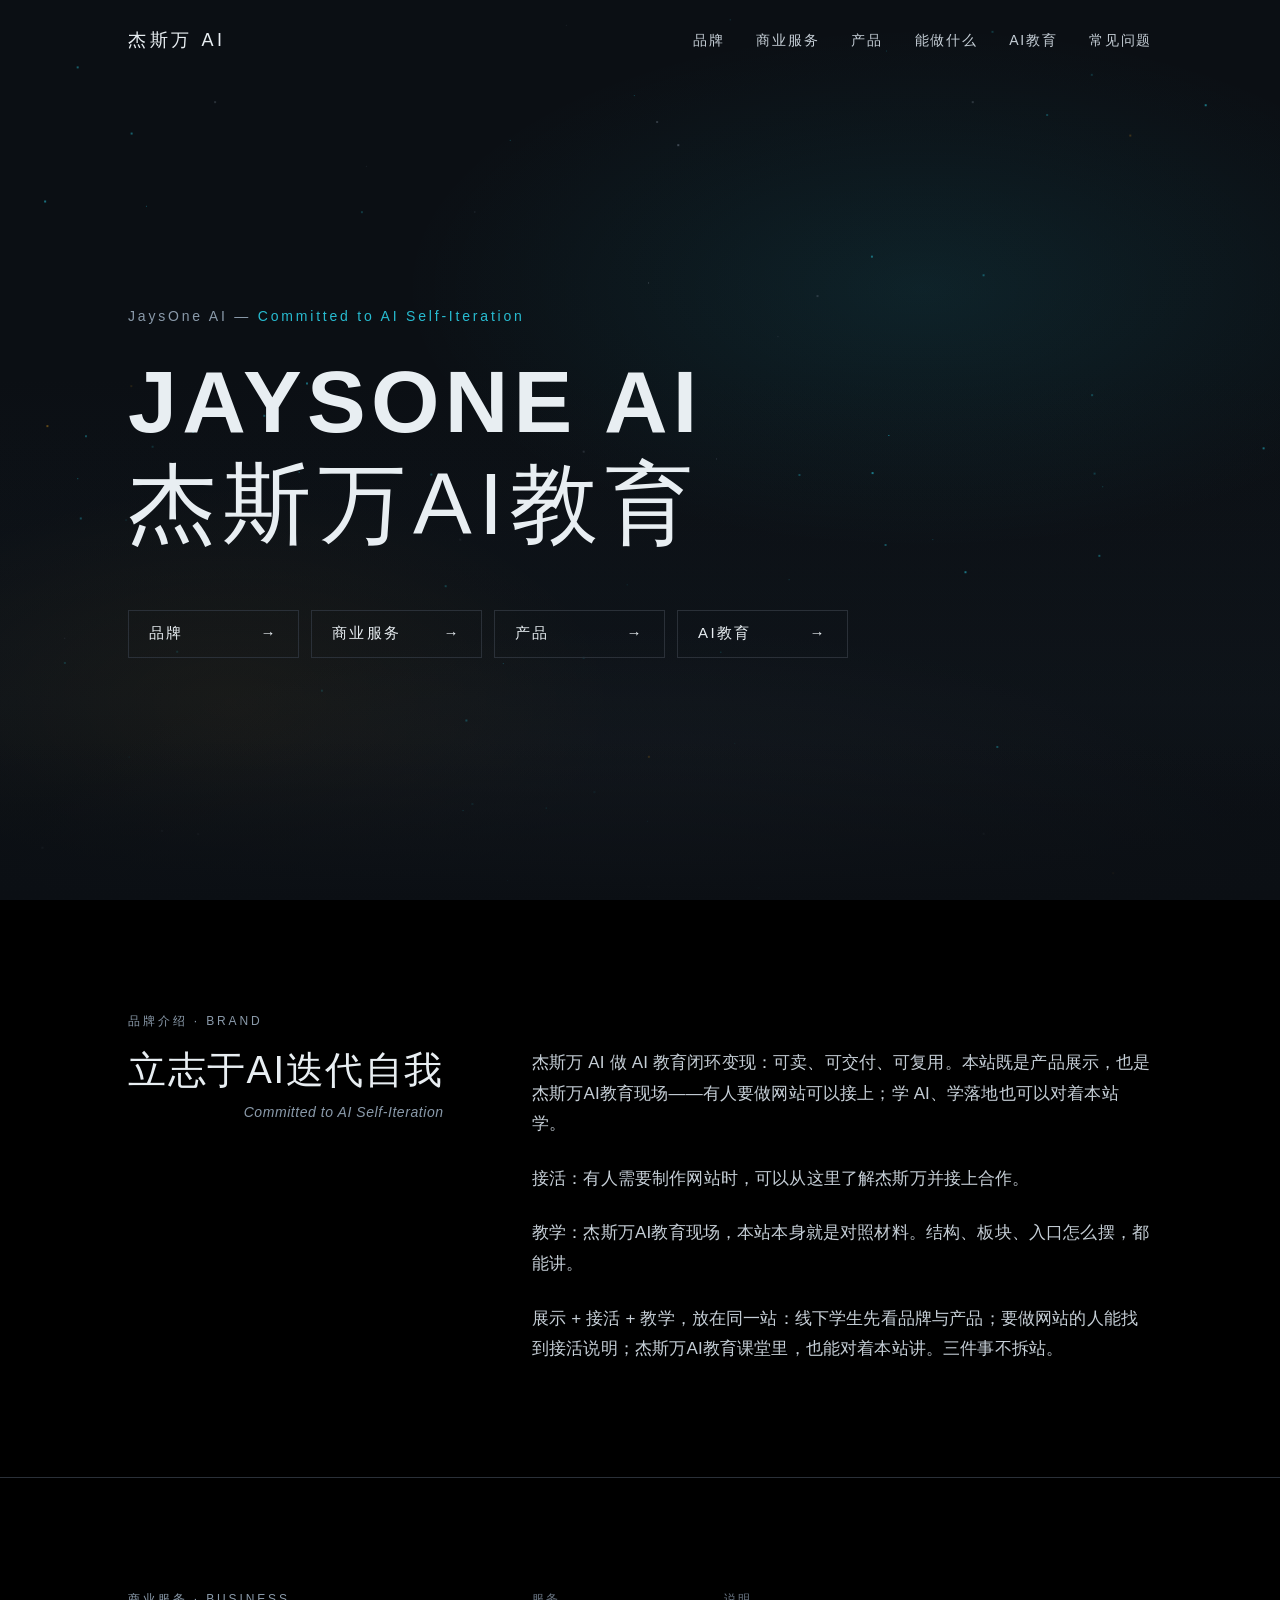
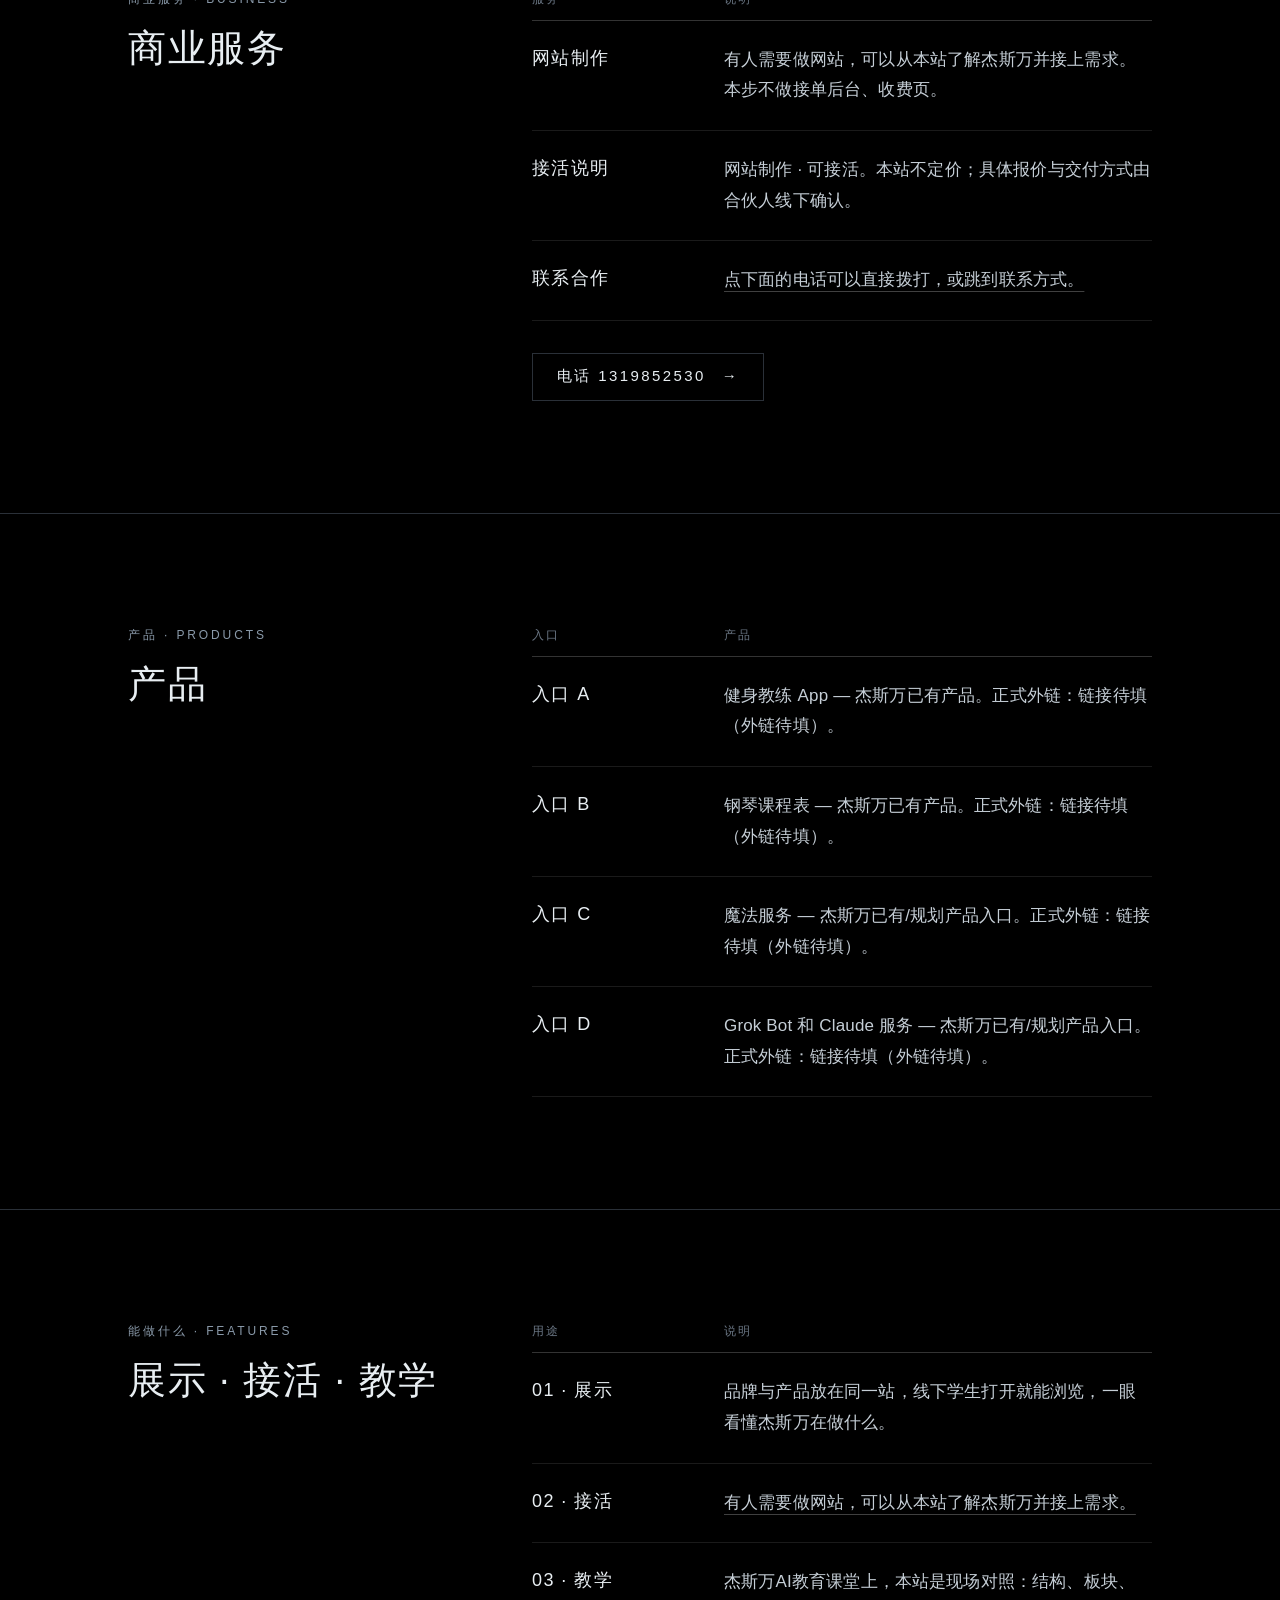
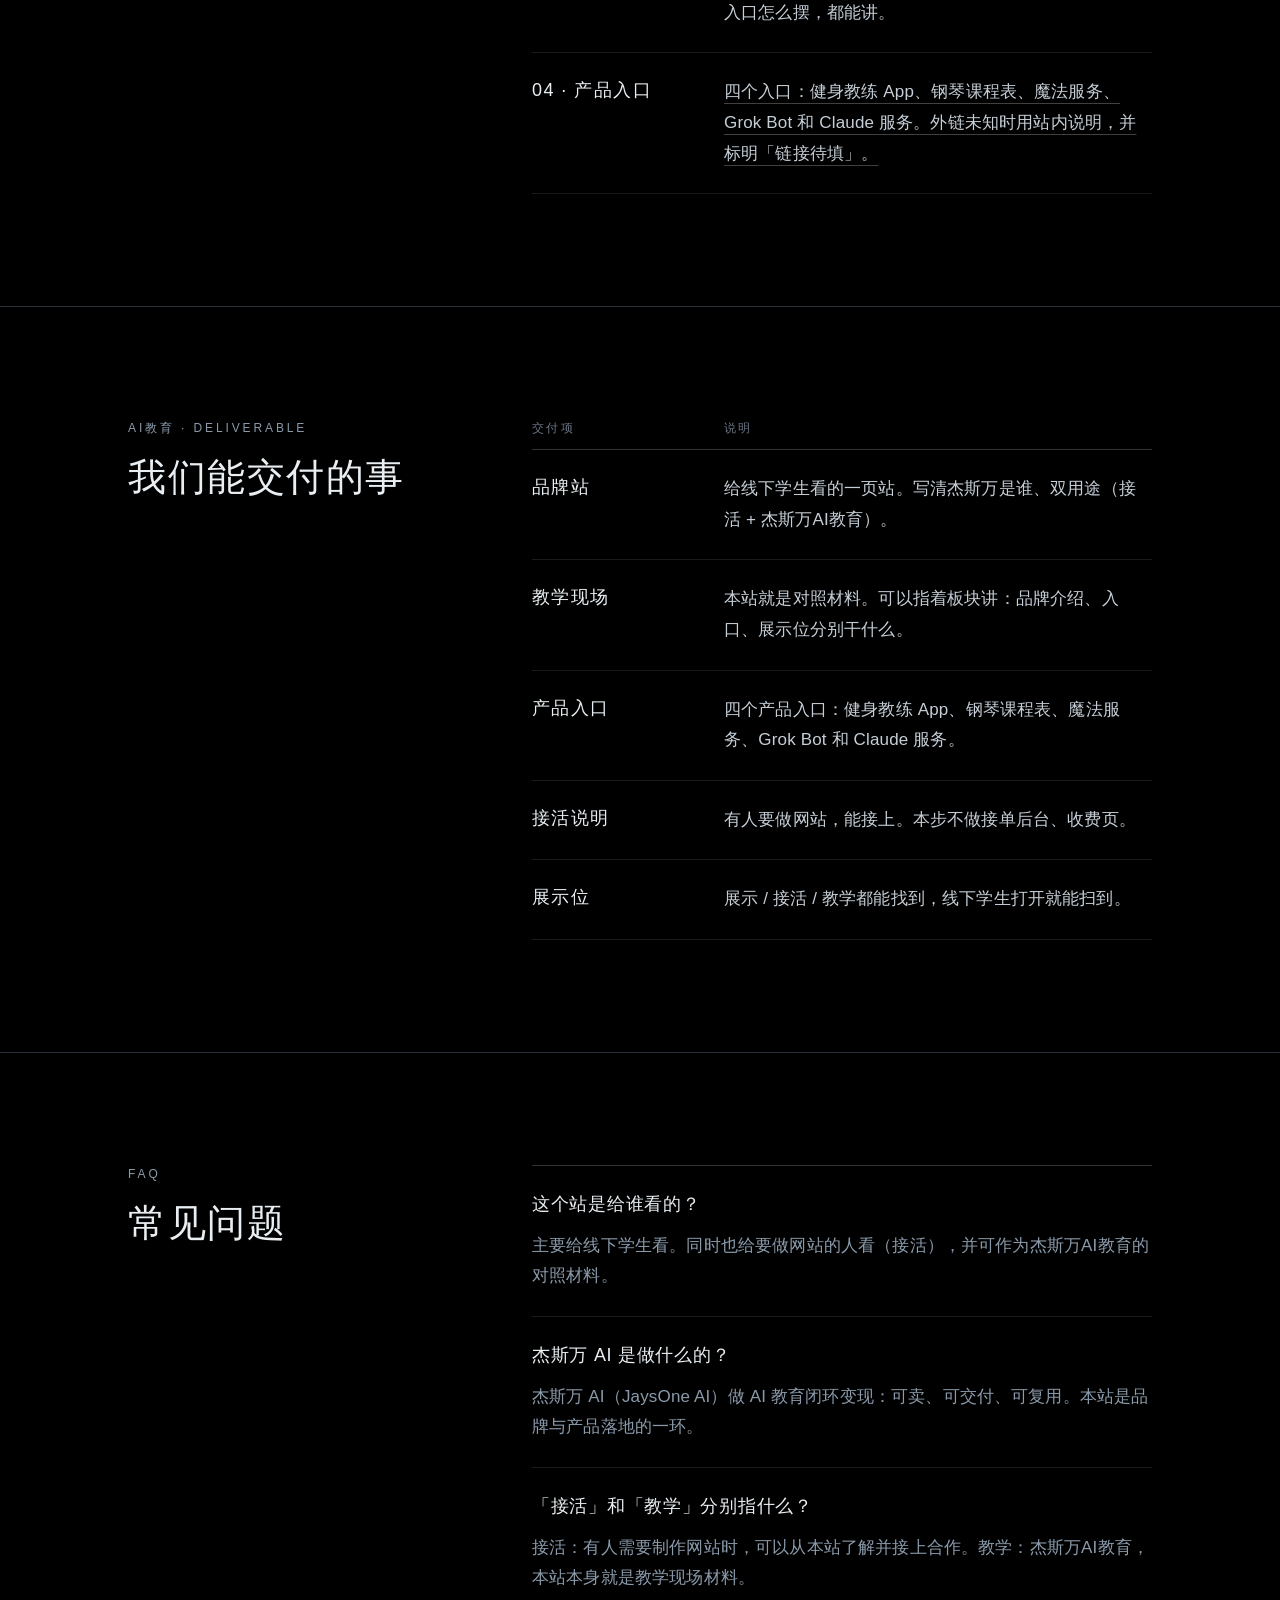
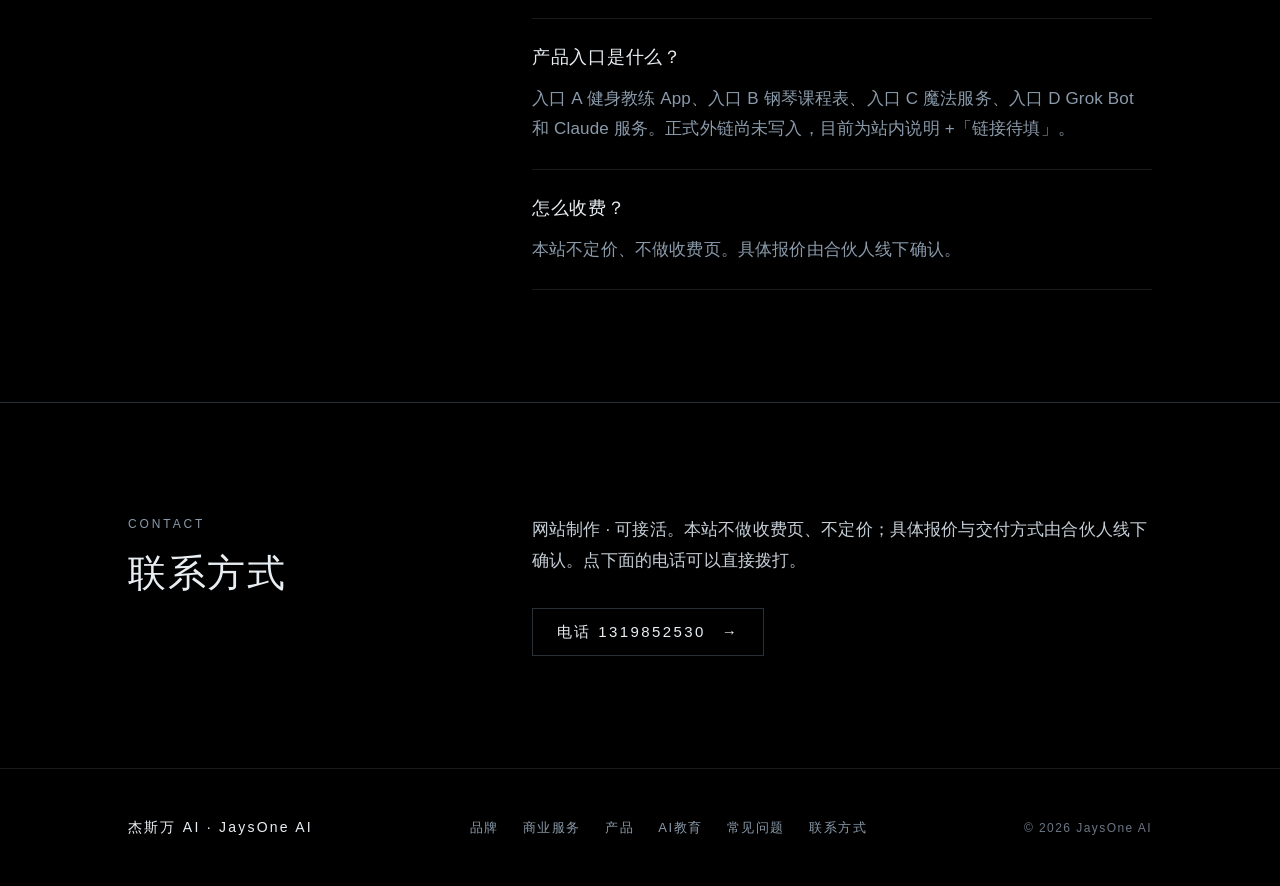
<file: index.html>
<!DOCTYPE html><html lang="zh-CN" class="h-full antialiased"><head><meta charSet="utf-8"/><meta name="viewport" content="width=device-width, initial-scale=1"/><link rel="stylesheet" href="/_next/static/chunks/1xfhoyeqjpxdm.css" data-precedence="next"/><link rel="preload" as="script" fetchPriority="low" href="/_next/static/chunks/3l04zcqx63h3y.js"/><script src="/_next/static/chunks/41qfcvra0dvw4.js" async=""></script><script src="/_next/static/chunks/27t_qfc-3_lzs.js" async=""></script><script src="/_next/static/chunks/turbopack-204cpt9buc445.js" async=""></script><script src="/_next/static/chunks/3fntmmi971322.js" async=""></script><script src="/_next/static/chunks/0c_s-72o6w7r7.js" async=""></script><title>JaysOne AI 杰斯万AI教育</title><meta name="description" content="杰斯万 AI（JaysOne AI）— 立志于AI迭代自我 — AI 教育闭环变现：可卖、可交付、可复用。"/><link rel="icon" href="/favicon.ico?favicon.2vob68tjqpejf.ico" sizes="256x256" type="image/x-icon"/><script src="/_next/static/chunks/0cz1d0mv5g_q7.js" noModule=""></script></head><body class="min-h-full flex flex-col bg-[#0B0F14] text-[#e8eef2]"><div hidden=""><!--$--><!--/$--></div><main class="min-h-screen bg-[#0B0F14] text-[#e8eef2]"><header class="absolute inset-x-0 top-0 z-50"><div class="mx-auto w-full max-w-[1120px] px-6 lg:px-12 flex h-16 items-center justify-between gap-6 lg:h-20"><a href="#top" class="shrink-0 whitespace-nowrap text-[18px] tracking-[0.2em] text-[#e8eef2]">杰斯万 AI</a><nav class="hidden items-center gap-x-8 md:flex" aria-label="Primary"><a href="#brand" class="whitespace-nowrap text-[14px] tracking-[0.12em] text-[#c5ced6] transition-opacity hover:text-[#e8eef2]">品牌</a><a href="#business" class="whitespace-nowrap text-[14px] tracking-[0.12em] text-[#c5ced6] transition-opacity hover:text-[#e8eef2]">商业服务</a><a href="#products" class="whitespace-nowrap text-[14px] tracking-[0.12em] text-[#c5ced6] transition-opacity hover:text-[#e8eef2]">产品</a><a href="#features" class="whitespace-nowrap text-[14px] tracking-[0.12em] text-[#c5ced6] transition-opacity hover:text-[#e8eef2]">能做什么</a><a href="#deliver" class="whitespace-nowrap text-[14px] tracking-[0.12em] text-[#c5ced6] transition-opacity hover:text-[#e8eef2]">AI教育</a><a href="#faq" class="whitespace-nowrap text-[14px] tracking-[0.12em] text-[#c5ced6] transition-opacity hover:text-[#e8eef2]">常见问题</a></nav><button type="button" class="-mr-2 inline-flex h-10 w-10 items-center justify-center text-[#e8eef2] md:hidden" aria-expanded="false" aria-label="菜单"><span class="flex flex-col gap-1.5"><span class="block h-px w-6 bg-current transition-transform "></span><span class="block h-px w-6 bg-current transition-transform "></span></span></button></div></header><section id="top" class="relative flex min-h-[640px] w-full items-center overflow-hidden lg:min-h-[820px]" style="height:100svh;max-height:960px;background:#0B0F14" aria-label="JaysOne AI hero"><div class="absolute inset-0" aria-hidden="true" style="background:radial-gradient(ellipse 70% 50% at 72% 32%, rgba(46,230,255,0.10), transparent 58%), radial-gradient(ellipse 50% 40% at 18% 78%, rgba(255,176,32,0.07), transparent 60%), radial-gradient(ellipse 90% 55% at 50% 100%, rgba(42,48,56,0.55), transparent 55%), linear-gradient(180deg, #0B0F14 0%, #0B0F14 42%, #10161c 78%, #0B0F14 100%)"></div><canvas aria-hidden="true" class="pointer-events-none absolute inset-0 h-full w-full transition-opacity duration-500 ease-out" style="opacity:0.35;z-index:1"></canvas><div class="jo-intro" aria-hidden="true"><canvas aria-hidden="true" class="pointer-events-none absolute inset-0 h-full w-full" style="z-index:0"></canvas><div class="jo-intro-inner jo-intro-type" style="position:relative;z-index:4"><div class="jo-intro-eyebrow">JaysOne AI Education</div><h2 class="jo-intro-title"><span class="sr-only">JAYSONE AI</span></h2><div class="jo-intro-sub"></div><span class="jo-intro-rule"></span><div class="jo-intro-lower">Committed to AI Self-Iteration</div></div></div><div class="pointer-events-none absolute inset-0 transition-opacity duration-500" aria-hidden="true" style="opacity:0;z-index:2;background:linear-gradient(180deg, rgba(11,15,20,0.25) 0%, rgba(11,15,20,0.08) 40%, rgba(11,15,20,0.55) 100%)"></div><div class="pointer-events-none absolute inset-x-0 bottom-0 h-40" style="background:linear-gradient(to top, #0B0F14, transparent);z-index:3"></div><div class="relative z-10 mx-auto w-full max-w-[1120px] px-6 lg:px-12 pt-16 jo-hero-copy"><p class="jo-reveal jo-reveal-1 mb-6 text-[12px] tracking-[0.2em] text-[#8a9aaa] lg:text-[14px]">JaysOne AI —<!-- --> <span class="text-[#2EE6FF]/80">Committed to AI Self-Iteration</span></p><h1 class="jo-reveal jo-reveal-2 text-[44px] font-semibold uppercase leading-[1.15] tracking-[0.06em] text-[#e8eef2] sm:text-[64px] lg:text-[88px]">JAYSONE AI<br/><span class="font-medium normal-case tracking-[0.08em]">杰斯万AI教育</span></h1><div class="jo-reveal jo-reveal-3 mt-10 grid max-w-[720px] grid-cols-2 gap-3 sm:grid-cols-4 lg:mt-14"><a href="#brand" class="flex h-12 items-center justify-between gap-3 border border-[#2A3038] px-5 text-[15px] tracking-[0.16em] text-[#e8eef2] transition-colors hover:border-[#2EE6FF]/70 hover:text-[#2EE6FF]"><span class="whitespace-nowrap">品牌</span> <span aria-hidden="true">→</span></a><a href="#business" class="flex h-12 items-center justify-between gap-3 border border-[#2A3038] px-5 text-[15px] tracking-[0.16em] text-[#e8eef2] transition-colors hover:border-[#2EE6FF]/70 hover:text-[#2EE6FF]"><span class="whitespace-nowrap">商业服务</span> <span aria-hidden="true">→</span></a><a href="#products" class="flex h-12 items-center justify-between gap-3 border border-[#2A3038] px-5 text-[15px] tracking-[0.16em] text-[#e8eef2] transition-colors hover:border-[#2EE6FF]/70 hover:text-[#2EE6FF]"><span class="whitespace-nowrap">产品</span> <span aria-hidden="true">→</span></a><a href="#deliver" class="flex h-12 items-center justify-between gap-3 border border-[#2A3038] px-5 text-[15px] tracking-[0.16em] text-[#e8eef2] transition-colors hover:border-[#2EE6FF]/70 hover:text-[#2EE6FF]"><span class="whitespace-nowrap">AI教育</span> <span aria-hidden="true">→</span></a></div></div></section><section id="brand" class="scroll-mt-16 bg-black py-16 lg:py-28" aria-labelledby="brand-heading"><div class="mx-auto w-full max-w-[1120px] px-6 lg:px-12 grid gap-8 lg:grid-cols-[340px_1fr] lg:gap-16"><div><p class="mb-4 text-[12px] uppercase tracking-[0.24em] text-[#8a9aaa]">品牌介绍 · Brand</p><div class="inline-flex max-w-full flex-col items-end"><h2 id="brand-heading" class="text-[30px] font-light leading-[1.3] tracking-[0.04em] text-[#e8eef2] lg:text-[38px] self-start lg:whitespace-nowrap">立志于AI迭代自我</h2><p class="mt-1.5 max-w-full text-right text-[13px] italic leading-[1.4] tracking-[0.04em] text-[#8a9aaa] lg:mt-2 lg:text-[14px]">Committed to AI Self-Iteration</p></div></div><div class="text-[15px] leading-[1.8] text-[#c5ced6] lg:text-[17px] max-w-[680px] space-y-6 lg:pt-9"><p>杰斯万 AI 做 AI 教育闭环变现：可卖、可交付、可复用。本站既是产品展示，也是杰斯万AI教育现场——有人要做网站可以接上；学 AI、学落地也可以对着本站学。</p><p>接活：有人需要制作网站时，可以从这里了解杰斯万并接上合作。</p><p>教学：杰斯万AI教育现场，本站本身就是对照材料。结构、板块、入口怎么摆，都能讲。</p><p>展示 + 接活 + 教学，放在同一站：线下学生先看品牌与产品；要做网站的人能找到接活说明；杰斯万AI教育课堂里，也能对着本站讲。三件事不拆站。</p></div></div></section><div class="bg-black" aria-label="JaysOne AI sections"><section id="business" class="scroll-mt-16 border-t border-[#2A3038] py-16 lg:py-28"><div class="mx-auto w-full max-w-[1120px] px-6 lg:px-12 grid gap-8 lg:grid-cols-[340px_1fr] lg:gap-16"><div><p class="mb-4 text-[12px] uppercase tracking-[0.24em] text-[#8a9aaa]">商业服务 · Business</p><h2 class="text-[30px] font-light leading-[1.3] tracking-[0.04em] text-[#e8eef2] lg:text-[38px]">商业服务</h2></div><div class="min-w-0"><div><div class="hidden grid-cols-[160px_1fr] gap-8 border-b border-white/20 pb-3 text-[12px] tracking-[0.2em] text-[#6a7684] sm:grid"><span>服务</span><span>说明</span></div><ul><li class="grid gap-2 border-b border-white/10 py-6 sm:grid-cols-[160px_1fr] sm:gap-8"><span class="text-[16px] tracking-[0.08em] text-[#e8eef2] lg:text-[18px]">网站制作</span><span class="text-[15px] leading-[1.8] text-[#c5ced6] lg:text-[17px]">有人需要做网站，可以从本站了解杰斯万并接上需求。本步不做接单后台、收费页。</span></li><li class="grid gap-2 border-b border-white/10 py-6 sm:grid-cols-[160px_1fr] sm:gap-8"><span class="text-[16px] tracking-[0.08em] text-[#e8eef2] lg:text-[18px]">接活说明</span><span class="text-[15px] leading-[1.8] text-[#c5ced6] lg:text-[17px]">网站制作 · 可接活。本站不定价；具体报价与交付方式由合伙人线下确认。</span></li><li class="grid gap-2 border-b border-white/10 py-6 sm:grid-cols-[160px_1fr] sm:gap-8"><span class="text-[16px] tracking-[0.08em] text-[#e8eef2] lg:text-[18px]">联系合作</span><span class="text-[15px] leading-[1.8] text-[#c5ced6] lg:text-[17px]"><a href="#contact" class="underline decoration-white/25 underline-offset-[6px] hover:decoration-white">点下面的电话可以直接拨打，或跳到联系方式。</a></span></li></ul></div><a href="tel:1319852530" class="mt-8 inline-flex h-12 items-center gap-4 border border-[#2A3038] px-6 text-[15px] tracking-[0.16em] text-[#e8eef2] transition-colors hover:border-[#2EE6FF]/70 hover:bg-white/5">电话 1319852530 <span aria-hidden="true">→</span></a></div></div></section><section id="products" class="scroll-mt-16 border-t border-[#2A3038] py-16 lg:py-28"><div class="mx-auto w-full max-w-[1120px] px-6 lg:px-12 grid gap-8 lg:grid-cols-[340px_1fr] lg:gap-16"><div><p class="mb-4 text-[12px] uppercase tracking-[0.24em] text-[#8a9aaa]">产品 · Products</p><h2 class="text-[30px] font-light leading-[1.3] tracking-[0.04em] text-[#e8eef2] lg:text-[38px]">产品</h2></div><div class="min-w-0"><div><div class="hidden grid-cols-[160px_1fr] gap-8 border-b border-white/20 pb-3 text-[12px] tracking-[0.2em] text-[#6a7684] sm:grid"><span>入口</span><span>产品</span></div><ul><li class="grid gap-2 border-b border-white/10 py-6 sm:grid-cols-[160px_1fr] sm:gap-8"><span class="text-[16px] tracking-[0.08em] text-[#e8eef2] lg:text-[18px]">入口 A</span><span class="text-[15px] leading-[1.8] text-[#c5ced6] lg:text-[17px]">健身教练 App — 杰斯万已有产品。正式外链：链接待填（外链待填）。</span></li><li class="grid gap-2 border-b border-white/10 py-6 sm:grid-cols-[160px_1fr] sm:gap-8"><span class="text-[16px] tracking-[0.08em] text-[#e8eef2] lg:text-[18px]">入口 B</span><span class="text-[15px] leading-[1.8] text-[#c5ced6] lg:text-[17px]">钢琴课程表 — 杰斯万已有产品。正式外链：链接待填（外链待填）。</span></li><li class="grid gap-2 border-b border-white/10 py-6 sm:grid-cols-[160px_1fr] sm:gap-8"><span class="text-[16px] tracking-[0.08em] text-[#e8eef2] lg:text-[18px]">入口 C</span><span class="text-[15px] leading-[1.8] text-[#c5ced6] lg:text-[17px]">魔法服务 — 杰斯万已有/规划产品入口。正式外链：链接待填（外链待填）。</span></li><li class="grid gap-2 border-b border-white/10 py-6 sm:grid-cols-[160px_1fr] sm:gap-8"><span class="text-[16px] tracking-[0.08em] text-[#e8eef2] lg:text-[18px]">入口 D</span><span class="text-[15px] leading-[1.8] text-[#c5ced6] lg:text-[17px]">Grok Bot 和 Claude 服务 — 杰斯万已有/规划产品入口。正式外链：链接待填（外链待填）。</span></li></ul></div></div></div></section><section id="features" class="scroll-mt-16 border-t border-[#2A3038] py-16 lg:py-28"><div class="mx-auto w-full max-w-[1120px] px-6 lg:px-12 grid gap-8 lg:grid-cols-[340px_1fr] lg:gap-16"><div><p class="mb-4 text-[12px] uppercase tracking-[0.24em] text-[#8a9aaa]">能做什么 · Features</p><h2 class="text-[30px] font-light leading-[1.3] tracking-[0.04em] text-[#e8eef2] lg:text-[38px]">展示 · 接活 · 教学</h2></div><div class="min-w-0"><div><div class="hidden grid-cols-[160px_1fr] gap-8 border-b border-white/20 pb-3 text-[12px] tracking-[0.2em] text-[#6a7684] sm:grid"><span>用途</span><span>说明</span></div><ul><li class="grid gap-2 border-b border-white/10 py-6 sm:grid-cols-[160px_1fr] sm:gap-8"><span class="text-[16px] tracking-[0.08em] text-[#e8eef2] lg:text-[18px]">01 · 展示</span><span class="text-[15px] leading-[1.8] text-[#c5ced6] lg:text-[17px]">品牌与产品放在同一站，线下学生打开就能浏览，一眼看懂杰斯万在做什么。</span></li><li class="grid gap-2 border-b border-white/10 py-6 sm:grid-cols-[160px_1fr] sm:gap-8"><span class="text-[16px] tracking-[0.08em] text-[#e8eef2] lg:text-[18px]">02 · 接活</span><span class="text-[15px] leading-[1.8] text-[#c5ced6] lg:text-[17px]"><a href="#contact" class="underline decoration-white/25 underline-offset-[6px] hover:decoration-white">有人需要做网站，可以从本站了解杰斯万并接上需求。</a></span></li><li class="grid gap-2 border-b border-white/10 py-6 sm:grid-cols-[160px_1fr] sm:gap-8"><span class="text-[16px] tracking-[0.08em] text-[#e8eef2] lg:text-[18px]">03 · 教学</span><span class="text-[15px] leading-[1.8] text-[#c5ced6] lg:text-[17px]">杰斯万AI教育课堂上，本站是现场对照：结构、板块、入口怎么摆，都能讲。</span></li><li class="grid gap-2 border-b border-white/10 py-6 sm:grid-cols-[160px_1fr] sm:gap-8"><span class="text-[16px] tracking-[0.08em] text-[#e8eef2] lg:text-[18px]">04 · 产品入口</span><span class="text-[15px] leading-[1.8] text-[#c5ced6] lg:text-[17px]"><a href="#products" class="underline decoration-white/25 underline-offset-[6px] hover:decoration-white">四个入口：健身教练 App、钢琴课程表、魔法服务、Grok Bot 和 Claude 服务。外链未知时用站内说明，并标明「链接待填」。</a></span></li></ul></div></div></div></section><section id="deliver" class="scroll-mt-16 border-t border-[#2A3038] py-16 lg:py-28"><div class="mx-auto w-full max-w-[1120px] px-6 lg:px-12 grid gap-8 lg:grid-cols-[340px_1fr] lg:gap-16"><div><p class="mb-4 text-[12px] uppercase tracking-[0.24em] text-[#8a9aaa]">AI教育 · Deliverable</p><h2 class="text-[30px] font-light leading-[1.3] tracking-[0.04em] text-[#e8eef2] lg:text-[38px]">我们能交付的事</h2></div><div class="min-w-0"><div><div class="hidden grid-cols-[160px_1fr] gap-8 border-b border-white/20 pb-3 text-[12px] tracking-[0.2em] text-[#6a7684] sm:grid"><span>交付项</span><span>说明</span></div><ul><li class="grid gap-2 border-b border-white/10 py-6 sm:grid-cols-[160px_1fr] sm:gap-8"><span class="text-[16px] tracking-[0.08em] text-[#e8eef2] lg:text-[18px]">品牌站</span><span class="text-[15px] leading-[1.8] text-[#c5ced6] lg:text-[17px]">给线下学生看的一页站。写清杰斯万是谁、双用途（接活 + 杰斯万AI教育）。</span></li><li class="grid gap-2 border-b border-white/10 py-6 sm:grid-cols-[160px_1fr] sm:gap-8"><span class="text-[16px] tracking-[0.08em] text-[#e8eef2] lg:text-[18px]">教学现场</span><span class="text-[15px] leading-[1.8] text-[#c5ced6] lg:text-[17px]">本站就是对照材料。可以指着板块讲：品牌介绍、入口、展示位分别干什么。</span></li><li class="grid gap-2 border-b border-white/10 py-6 sm:grid-cols-[160px_1fr] sm:gap-8"><span class="text-[16px] tracking-[0.08em] text-[#e8eef2] lg:text-[18px]">产品入口</span><span class="text-[15px] leading-[1.8] text-[#c5ced6] lg:text-[17px]">四个产品入口：健身教练 App、钢琴课程表、魔法服务、Grok Bot 和 Claude 服务。</span></li><li class="grid gap-2 border-b border-white/10 py-6 sm:grid-cols-[160px_1fr] sm:gap-8"><span class="text-[16px] tracking-[0.08em] text-[#e8eef2] lg:text-[18px]">接活说明</span><span class="text-[15px] leading-[1.8] text-[#c5ced6] lg:text-[17px]">有人要做网站，能接上。本步不做接单后台、收费页。</span></li><li class="grid gap-2 border-b border-white/10 py-6 sm:grid-cols-[160px_1fr] sm:gap-8"><span class="text-[16px] tracking-[0.08em] text-[#e8eef2] lg:text-[18px]">展示位</span><span class="text-[15px] leading-[1.8] text-[#c5ced6] lg:text-[17px]">展示 / 接活 / 教学都能找到，线下学生打开就能扫到。</span></li></ul></div></div></div></section><section id="faq" class="scroll-mt-16 border-t border-[#2A3038] py-16 lg:py-28"><div class="mx-auto w-full max-w-[1120px] px-6 lg:px-12 grid gap-8 lg:grid-cols-[340px_1fr] lg:gap-16"><div><p class="mb-4 text-[12px] uppercase tracking-[0.24em] text-[#8a9aaa]">FAQ</p><h2 class="text-[30px] font-light leading-[1.3] tracking-[0.04em] text-[#e8eef2] lg:text-[38px]">常见问题</h2></div><div class="min-w-0"><ul class="border-t border-white/20"><li class="border-b border-white/10 py-6"><p class="text-[16px] leading-[1.6] tracking-[0.04em] text-[#e8eef2] lg:text-[18px]">这个站是给谁看的？</p><p class="mt-3 text-[15px] leading-[1.8] text-[#8a9aaa] lg:text-[17px]">主要给线下学生看。同时也给要做网站的人看（接活），并可作为杰斯万AI教育的对照材料。</p></li><li class="border-b border-white/10 py-6"><p class="text-[16px] leading-[1.6] tracking-[0.04em] text-[#e8eef2] lg:text-[18px]">杰斯万 AI 是做什么的？</p><p class="mt-3 text-[15px] leading-[1.8] text-[#8a9aaa] lg:text-[17px]">杰斯万 AI（JaysOne AI）做 AI 教育闭环变现：可卖、可交付、可复用。本站是品牌与产品落地的一环。</p></li><li class="border-b border-white/10 py-6"><p class="text-[16px] leading-[1.6] tracking-[0.04em] text-[#e8eef2] lg:text-[18px]">「接活」和「教学」分别指什么？</p><p class="mt-3 text-[15px] leading-[1.8] text-[#8a9aaa] lg:text-[17px]">接活：有人需要制作网站时，可以从本站了解并接上合作。教学：杰斯万AI教育，本站本身就是教学现场材料。</p></li><li class="border-b border-white/10 py-6"><p class="text-[16px] leading-[1.6] tracking-[0.04em] text-[#e8eef2] lg:text-[18px]">产品入口是什么？</p><p class="mt-3 text-[15px] leading-[1.8] text-[#8a9aaa] lg:text-[17px]">入口 A 健身教练 App、入口 B 钢琴课程表、入口 C 魔法服务、入口 D Grok Bot 和 Claude 服务。正式外链尚未写入，目前为站内说明 +「链接待填」。</p></li><li class="border-b border-white/10 py-6"><p class="text-[16px] leading-[1.6] tracking-[0.04em] text-[#e8eef2] lg:text-[18px]">怎么收费？</p><p class="mt-3 text-[15px] leading-[1.8] text-[#8a9aaa] lg:text-[17px]">本站不定价、不做收费页。具体报价由合伙人线下确认。</p></li></ul></div></div></section><section id="contact" class="scroll-mt-16 border-t border-[#2A3038] py-16 lg:py-28"><div class="mx-auto w-full max-w-[1120px] px-6 lg:px-12 grid gap-8 lg:grid-cols-[340px_1fr] lg:gap-16"><div><p class="mb-4 text-[12px] uppercase tracking-[0.24em] text-[#8a9aaa]">Contact</p><h2 class="text-[30px] font-light leading-[1.3] tracking-[0.04em] text-[#e8eef2] lg:text-[38px]">联系方式</h2></div><div class="min-w-0"><p class="text-[15px] leading-[1.8] text-[#c5ced6] lg:text-[17px] max-w-[640px]">网站制作 · 可接活。本站不做收费页、不定价；具体报价与交付方式由合伙人线下确认。点下面的电话可以直接拨打。</p><a href="tel:1319852530" class="mt-8 inline-flex h-12 items-center gap-4 border border-[#2A3038] px-6 text-[15px] tracking-[0.16em] text-[#e8eef2] transition-colors hover:border-[#2EE6FF]/70 hover:bg-white/5">电话 1319852530 <span aria-hidden="true">→</span></a></div></div></section></div><footer class="border-t border-white/10 bg-black py-10 lg:py-12"><div class="mx-auto w-full max-w-[1120px] px-6 lg:px-12 flex flex-col gap-6 lg:flex-row lg:items-center lg:justify-between"><p class="text-[14px] tracking-[0.16em] text-[#e8eef2]">杰斯万 AI · JaysOne AI</p><nav class="flex flex-wrap gap-x-6 gap-y-3" aria-label="Footer"><a href="#brand" class="whitespace-nowrap text-[13px] tracking-[0.12em] text-[#8a9aaa] hover:text-[#e8eef2]">品牌</a><a href="#business" class="whitespace-nowrap text-[13px] tracking-[0.12em] text-[#8a9aaa] hover:text-[#e8eef2]">商业服务</a><a href="#products" class="whitespace-nowrap text-[13px] tracking-[0.12em] text-[#8a9aaa] hover:text-[#e8eef2]">产品</a><a href="#deliver" class="whitespace-nowrap text-[13px] tracking-[0.12em] text-[#8a9aaa] hover:text-[#e8eef2]">AI教育</a><a href="#faq" class="whitespace-nowrap text-[13px] tracking-[0.12em] text-[#8a9aaa] hover:text-[#e8eef2]">常见问题</a><a href="#contact" class="whitespace-nowrap text-[13px] tracking-[0.12em] text-[#8a9aaa] hover:text-[#e8eef2]">联系方式</a></nav><p class="text-[12px] tracking-[0.12em] text-[#6a7684]">© 2026 JaysOne AI</p></div></footer></main><!--$--><!--/$--><script src="/_next/static/chunks/3l04zcqx63h3y.js" id="_R_" async=""></script><script>(self.__next_f=self.__next_f||[]).push([0])</script><script>self.__next_f.push([1,"1:\"$Sreact.fragment\"\n2:I[39756,[\"/_next/static/chunks/3fntmmi971322.js\"],\"default\"]\n3:I[37457,[\"/_next/static/chunks/3fntmmi971322.js\"],\"default\"]\n4:I[18529,[\"/_next/static/chunks/3fntmmi971322.js\",\"/_next/static/chunks/0c_s-72o6w7r7.js\"],\"Nav\"]\n5:I[75293,[\"/_next/static/chunks/3fntmmi971322.js\",\"/_next/static/chunks/0c_s-72o6w7r7.js\"],\"Hero\"]\n13:I[68027,[\"/_next/static/chunks/3fntmmi971322.js\"],\"default\",1]\n:HL[\"/_next/static/chunks/1xfhoyeqjpxdm.css\",\"style\"]\n0:{\"P\":null,\"c\":[\"\",\"\"],\"q\":\"\",\"i\":false,\"f\":[[[\"\",{\"children\":[\"__PAGE__\",{},\"$undefined\",\"$undefined\",4608]},\"$undefined\",\"$undefined\",4624],[[\"$\",\"$1\",\"c\",{\"children\":[[[\"$\",\"link\",\"0\",{\"rel\":\"stylesheet\",\"href\":\"/_next/static/chunks/1xfhoyeqjpxdm.css\",\"precedence\":\"next\",\"crossOrigin\":\"$undefined\",\"nonce\":\"$undefined\"}],[\"$\",\"script\",\"script-0\",{\"src\":\"/_next/static/chunks/3fntmmi971322.js\",\"async\":true,\"nonce\":\"$undefined\"}]],[\"$\",\"html\",null,{\"lang\":\"zh-CN\",\"className\":\"h-full antialiased\",\"children\":[\"$\",\"body\",null,{\"className\":\"min-h-full flex flex-col bg-[#0B0F14] text-[#e8eef2]\",\"children\":[\"$\",\"$L2\",null,{\"parallelRouterKey\":\"children\",\"error\":\"$undefined\",\"errorStyles\":\"$undefined\",\"errorScripts\":\"$undefined\",\"template\":[\"$\",\"$L3\",null,{}],\"templateStyles\":\"$undefined\",\"templateScripts\":\"$undefined\",\"notFound\":[[[\"$\",\"title\",null,{\"children\":\"404: This page could not be found.\"}],[\"$\",\"div\",null,{\"style\":{\"fontFamily\":\"system-ui,\\\"Segoe UI\\\",Roboto,Helvetica,Arial,sans-serif,\\\"Apple Color Emoji\\\",\\\"Segoe UI Emoji\\\"\",\"height\":\"100vh\",\"textAlign\":\"center\",\"display\":\"flex\",\"flexDirection\":\"column\",\"alignItems\":\"center\",\"justifyContent\":\"center\"},\"children\":[\"$\",\"div\",null,{\"children\":[[\"$\",\"style\",null,{\"dangerouslySetInnerHTML\":{\"__html\":\"body{color:#000;background:#fff;margin:0}.next-error-h1{border-right:1px solid rgba(0,0,0,.3)}@media (prefers-color-scheme:dark){body{color:#fff;background:#000}.next-error-h1{border-right:1px solid rgba(255,255,255,.3)}}\"}}],[\"$\",\"h1\",null,{\"className\":\"next-error-h1\",\"style\":{\"display\":\"inline-block\",\"margin\":\"0 20px 0 0\",\"padding\":\"0 23px 0 0\",\"fontSize\":24,\"fontWeight\":500,\"verticalAlign\":\"top\",\"lineHeight\":\"49px\"},\"children\":404}],[\"$\",\"div\",null,{\"style\":{\"display\":\"inline-block\"},\"children\":[\"$\",\"h2\",null,{\"style\":{\"fontSize\":14,\"fontWeight\":400,\"lineHeight\":\"49px\",\"margin\":0},\"children\":\"This page could not be found.\"}]}]]}]}]],[]],\"forbidden\":\"$undefined\",\"unauthorized\":\"$undefined\"}]}]}]]}],{\"children\":[[\"$\",\"$1\",\"c\",{\"children\":[[\"$\",\"main\",null,{\"className\":\"min-h-screen bg-[#0B0F14] text-[#e8eef2]\",\"children\":[[\"$\",\"$L4\",null,{}],[\"$\",\"$L5\",null,{}],[\"$\",\"section\",null,{\"id\":\"brand\",\"className\":\"scroll-mt-16 bg-black py-16 lg:py-28\",\"aria-labelledby\":\"brand-heading\",\"children\":[\"$\",\"div\",null,{\"className\":\"mx-auto w-full max-w-[1120px] px-6 lg:px-12 grid gap-8 lg:grid-cols-[340px_1fr] lg:gap-16\",\"children\":[[\"$\",\"div\",null,{\"children\":[[\"$\",\"p\",null,{\"className\":\"mb-4 text-[12px] uppercase tracking-[0.24em] text-[#8a9aaa]\",\"children\":\"品牌介绍 · Brand\"}],[\"$\",\"div\",null,{\"className\":\"inline-flex max-w-full flex-col items-end\",\"children\":[[\"$\",\"h2\",null,{\"id\":\"brand-heading\",\"className\":\"text-[30px] font-light leading-[1.3] tracking-[0.04em] text-[#e8eef2] lg:text-[38px] self-start lg:whitespace-nowrap\",\"children\":\"立志于AI迭代自我\"}],[\"$\",\"p\",null,{\"className\":\"mt-1.5 max-w-full text-right text-[13px] italic leading-[1.4] tracking-[0.04em] text-[#8a9aaa] lg:mt-2 lg:text-[14px]\",\"children\":\"Committed to AI Self-Iteration\"}]]}]]}],[\"$\",\"div\",null,{\"className\":\"text-[15px] leading-[1.8] text-[#c5ced6] lg:text-[17px] max-w-[680px] space-y-6 lg:pt-9\",\"children\":[[\"$\",\"p\",\"杰斯万 AI 做 AI 教育闭环变现：可卖、可交\",{\"children\":\"杰斯万 AI 做 AI 教育闭环变现：可卖、可交付、可复用。本站既是产品展示，也是杰斯万AI教育现场——有人要做网站可以接上；学 AI、学落地也可以对着本站学。\"}],[\"$\",\"p\",\"接活：有人需要制作网站时，可以从这里了解杰斯万并\",{\"children\":\"接活：有人需要制作网站时，可以从这里了解杰斯万并接上合作。\"}],[\"$\",\"p\",\"教学：杰斯万AI教育现场，本站本身就是对照材料。\",{\"children\":\"教学：杰斯万AI教育现场，本站本身就是对照材料。结构、板块、入口怎么摆，都能讲。\"}],[\"$\",\"p\",\"展示 + 接活 + 教学，放在同一站：线下学生先\",{\"children\":\"展示 + 接活 + 教学，放在同一站：线下学生先看品牌与产品；要做网站的人能找到接活说明；杰斯万AI教育课堂里，也能对着本站讲。三件事不拆站。\"}]]}]]}]}],[\"$\",\"div\",null,{\"className\":\"bg-black\",\"aria-label\":\"JaysOne AI sections\",\"children\":[[\"$\",\"section\",null,{\"id\":\"business\",\"className\":\"scroll-mt-16 border-t border-[#2A3038] py-16 lg:py-28\",\"children\":[\"$\",\"div\",null,{\"className\":\"mx-auto w-full max-w-[1120px] px-6 lg:px-12 grid gap-8 lg:grid-cols-[340px_1fr] lg:gap-16\",\"children\":[[\"$\",\"div\",null,{\"children\":[[\"$\",\"p\",null,{\"className\":\"mb-4 text-[12px] uppercase tracking-[0.24em] text-[#8a9aaa]\",\"children\":\"商业服务 · Business\"}],[\"$\",\"h2\",null,{\"className\":\"text-[30px] font-light leading-[1.3] tracking-[0.04em] text-[#e8eef2] lg:text-[38px]\",\"children\":\"商业服务\"}]]}],[\"$\",\"div\",null,{\"className\":\"min-w-0\",\"children\":[[\"$\",\"div\",null,{\"children\":[[\"$\",\"div\",null,{\"className\":\"hidden grid-cols-[160px_1fr] gap-8 border-b border-white/20 pb-3 text-[12px] tracking-[0.2em] text-[#6a7684] sm:grid\",\"children\":[\"$L6\",\"$L7\"]}],\"$L8\"]}],\"$L9\"]}]]}]}],\"$La\",\"$Lb\",\"$Lc\",\"$Ld\",\"$Le\"]}],\"$Lf\"]}],[\"$L10\"],\"$L11\"]}],{},null,false,null]},null,false,null],\"$L12\",false]],\"m\":\"$undefined\",\"G\":[\"$13\",[\"$L14\"]],\"S\":true,\"h\":null,\"r\":\"$undefined\",\"s\":\"$undefined\",\"a\":\"$undefined\",\"l\":\"$undefined\",\"p\":\"$undefined\",\"d\":\"$undefined\",\"b\":\"bzRlGdurt8oSb_Nvs2lVC\"}\n15:I[97367,[\"/_next/static/chunks/3fntmmi971322.js\"],\"OutletBoundary\"]\n16:\"$Sreact.suspense\"\n18:I[97367,[\"/_next/static/chunks/3fntmmi971322.js\"],\"ViewportBoundary\"]\n1a:I[97367,[\"/_next/static/chunks/3fntmmi971322.js\"],\"MetadataBoundary\"]\n6:[\"$\",\"span\",null,{\"children\":\"服务\"}]\n7:[\"$\",\"span\",null,{\"children\":\"说明\"}]\n8:[\"$\",\"ul\",null,{\"children\":[[\"$\",\"li\",\"网站制作\",{\"className\":\"grid gap-2 border-b border-white/10 py-6 sm:grid-cols-[160px_1fr] sm:gap-8\",\"children\":[[\"$\",\"span\",null,{\"className\":\"text-[16px] tracking-[0.08em] text-[#e8eef2] lg:text-[18px]\",\"children\":\"网站制作\"}],[\"$\",\"span\",null,{\"className\":\"text-[15px] leading-[1.8] text-[#c5ced6] lg:text-[17px]\",\"children\":\"有人需要做网站，可以从本站了解杰斯万并接上需求。本步不做接单后台、收费页。\"}]]}],[\"$\",\"li\",\"接活说明\",{\"className\":\"grid gap-2 border-b border-white/10 py-6 sm:grid-cols-[160px_1fr] sm:gap-8\",\"children\":[[\"$\",\"span\",null,{\"className\":\"text-[16px] tracking-[0.08em] text-[#e8eef2] lg:text-[18px]\",\"children\":\"接活说明\"}],[\"$\",\"span\",null,{\"className\":\"text-[15px] leading-[1.8] text-[#c5ced6] lg:text-[17px]\",\"children\":\"网站制作 · 可接活。本站不定价；具体报价与交付方式由合伙人线下确认。\"}]]}],[\"$\",\"li\",\"联系合作\",{\"className\":\"grid gap-2 border-b border-white/10 py-6 sm:grid-cols-[160px_1fr] sm:gap-8\",\"children\":[[\"$\",\"span\",null,{\"className\":\"text-[16px] tracking-[0.08em] text-[#e8eef2] lg:text-[18px]\",\"children\":\"联系合作\"}],[\"$\",\"span\",null,{\"className\":\"text-[15px] leading-[1.8] text-[#c5ced6] lg:text-[17px]\",\"children\":[\"$\",\"a\",null,{\"href\":\"#contact\",\"className\":\"underline decoration-white/25 underline-offset-[6px] hover:decoration-white\",\"children\":\"点下面的电话可以直接拨打，或跳到联系方式。\"}]}]]}]]}]\n9:[\"$\",\"a\",null,{\"href\":\"tel:1319852530\",\"className\":\"mt-8 inline-flex h-12 items-center gap-4 border border-[#2A3038] px-6 text-[15px] tracking-[0.16em] text-[#e8eef2] transition-colors hover:border-[#2EE6FF]/70 hover:bg-white/5\",\"children\":[\"电话 1319852530 \",[\"$\",\"span\",null,{\"aria-hidden\":true,\"children\":\"→\"}]]}]\na:[\"$\",\"section\",null,{\"id\":\"products\",\"className\":\"scroll-mt-16 border-t border-[#2A3038] py-16 lg:py-28\",\"children\":[\"$\",\"div\",null,{\"className\":\"mx-auto w-full max-w-[1120px] px-6 lg:px-12 grid gap-8 lg:grid-cols-[340px_1fr] lg:gap-16\",\"children\":[[\"$\",\"div\",null,{\"children\":[[\"$\",\"p\",null,{\"className\":\"mb-4 text-[12px] uppercase tracking-[0.24em] text-[#8a9aaa]\",\"children\":\"产品 · Products\"}],[\"$\",\"h2\",null,{\"className\":\"text-[30px] font-light leading-[1.3] tracking-[0.04em] text-[#e8eef2] lg:text-[38px]\",\"children\":\"产品\"}]]}],[\"$\",\"div\",null,{\"className\":\"min-w-0\",\"children\":[\"$\",\"div\",null,{\"children\":[[\"$\",\"div\",null,{\"className\":\"hidden grid-cols-[160px_1fr] gap-8 border-b border-white/20 pb-3 text-[12px] tracking-[0.2em] text-[#6a7684] sm:grid\",\"children\":[[\"$\",\"span\",null,{\"children\":\"入口\"}],[\"$\",\"span\",null,{\"children\":\"产品\"}]]}],[\"$\",\"ul\",null,{\"children\":[[\"$\",\"li\",\"入口 A\",{\"className\":\"grid gap-2 border-b border-white/10 py-6 sm:grid-cols-[160px_1fr] sm:gap-8\",\"children\":[[\"$\",\"span\",null,{\"className\":\"text-[16px] tracking-[0.08em] text-[#e8eef2] lg:text-[18px]\",\"children\":\"入口 A\"}],[\"$\",\"span\",null,{\"className\":\"text-[15px] leading-[1.8] text-[#c5ced6] lg:text-[17px]\",\"children\":\"健身教练 App — 杰斯万已有产品。正式外链：链接待填（外链待填）。\"}]]}],[\"$\",\"li\",\"入口 B\",{\"className\":\"grid gap-2 border-b border-white/10 py-6 sm:grid-cols-[160px_1fr] sm:gap-8\",\"children\":[[\"$\",\"span\",null,{\"className\":\"text-[16px] tracking-[0.08em] text-[#e8eef2] lg:text-[18px]\",\"children\":\"入口 B\"}],[\"$\",\"span\",null,{\"className\":\"text-[15px] leading-[1.8] text-[#c5ced6] lg:text-[17px]\",\"children\":\"钢琴课程表 — 杰斯万已有产品。正式外链：链接待填（外链待填）。\"}]]}],[\"$\",\"li\",\"入口 C\",{\"className\":\"grid gap-2 border-b border-white/10 py-6 sm:grid-cols-[160px_1fr] sm:gap-8\",\"children\":[[\"$\",\"span\",null,{\"className\":\"text-[16px] tracking-[0.08em] text-[#e8eef2] lg:text-[18px]\",\"children\":\"入口 C\"}],[\"$\",\"span\",null,{\"className\":\"text-[15px] leading-[1.8] text-[#c5ced6] lg:text-[17px]\",\"children\":\"魔法服务 — 杰斯万已有/规划产品入口。正式外链：链接待填（外链待填）。\"}]]}],[\"$\",\"li\",\"入口 D\",{\"className\":\"grid gap-2 border-b border-white/10 py-6 sm:grid-cols-[160px_1fr] sm:gap-8\",\"children\":[[\"$\",\"span\",null,{\"className\":\"text-[16px] tracking-[0.08em] text-[#e8eef2] lg:text-[18px]\",\"children\":\"入口 D\"}],[\"$\",\"span\",null,{\"className\":\"text-[15px] leading-[1.8] text-[#c5ced6] lg:text-[17px]\",\"children\":\"Grok Bot 和 Claude 服务 — 杰斯万已有/规划产品入口。正式外链：链接待填（外链待填）。\"}]]}]]}]]}]}]]}]}]\nb:[\"$\",\"section\",null,{\"id\":\"features\",\"className\":\"scroll-mt-16 border-t border-[#2A3038] py-16 lg:py-28\",\"children\":[\"$\",\"div\",null,{\"className\":\"mx-auto w-full max-w-[1120px] px-6 lg:px-12 grid gap-8 lg:grid-cols-[340px_1fr] lg:gap-16\",\"children\":[[\"$\",\"div\",null,{\"children\":[[\"$\",\"p\",null,{\"className\":\"mb-4 text-[12px] uppercase tracking-[0.24em] text-[#8a9aaa]\",\"children\":\"能做什么 · Features\"}],[\"$\",\"h2\",null,{\"className\":\"text-[30px] font-light leading-[1.3] tracking-[0.04em] text-[#e8eef2] lg:text-[38px]\",\"children\":\"展示 · 接活 · 教学\"}]]}],[\"$\",\"div\",null,{\"className\":\"min-w-0\",\"children\":[\"$\",\"div\",null,{\"children\":[[\"$\",\"div\",null,{\"className\":\"hidden grid-cols-[160px_1fr] gap-8 border-b border-white/20 pb-3 text-[12px] tracking-[0.2em] text-[#6a7684] sm:grid\",\"children\":[[\"$\",\"span\",null,{\"children\":\"用途\"}],[\"$\",\"span\",null,{\"children\":\"说明\"}]]}],[\"$\",\"ul\",null,{\"children\":[[\"$\",\"li\",\"01 · 展示\",{\"className\":\"grid gap-2 border-b border-white/10 py-6 sm:grid-cols-[160px_1fr] sm:gap-8\",\"children\":[[\"$\",\"span\",null,{\"className\":\"text-[16px] tracking-[0.08em] text-[#e8eef2] lg:text-[18px]\",\"children\":\"01 · 展示\"}],[\"$\",\"span\",null,{\"className\":\"text-[15px] leading-[1.8] text-[#c5ced6] lg:text-[17px]\",\"children\":\"品牌与产品放在同一站，线下学生打开就能浏览，一眼看懂杰斯万在做什么。\"}]]}],[\"$\",\"li\",\"02 · 接活\",{\"className\":\"grid gap-2 border-b border-white/10 py-6 sm:grid-cols-[160px_1fr] sm:gap-8\",\"children\":[[\"$\",\"span\",null,{\"className\":\"text-[16px] tracking-[0.08em] text-[#e8eef2] lg:text-[18px]\",\"children\":\"02 · 接活\"}],[\"$\",\"span\",null,{\"className\":\"text-[15px] leading-[1.8] text-[#c5ced6] lg:text-[17px]\",\"children\":[\"$\",\"a\",null,{\"href\":\"#contact\",\"className\":\"underline decoration-white/25 underline-offset-[6px] hover:decoration-white\",\"children\":\"有人需要做网站，可以从本站了解杰斯万并接上需求。\"}]}]]}],[\"$\",\"li\",\"03 · 教学\",{\"className\":\"grid gap-2 border-b border-white/10 py-6 sm:grid-cols-[160px_1fr] sm:gap-8\",\"children\":[[\"$\",\"span\",null,{\"className\":\"text-[16px] tracking-[0.08em] text-[#e8eef2] lg:text-[18px]\",\"children\":\"03 · 教学\"}],[\"$\",\"span\",null,{\"className\":\"text-[15px] leading-[1.8] text-[#c5ced6] lg:text-[17px]\",\"children\":\"杰斯万AI教育课堂上，本站是现场对照：结构、板块、入口怎么摆，都能讲。\"}]]}],[\"$\",\"li\",\"04 · 产品入口\",{\"className\":\"grid gap-2 border-b border-white/10 py-6 sm:grid-cols-[160px_1fr] sm:gap-8\",\"children\":[[\"$\",\"span\",null,{\"className\":\"text-[16px] tracking-[0.08em] text-[#e8eef2] lg:text-[18px]\",\"children\":\"04 · 产品入口\"}],[\"$\",\"span\",null,{\"className\":\"text-[15px] leading-[1.8] text-[#c5ced6] lg:text-[17px]\",\"children\":[\"$\",\"a\",null,{\"href\":\"#products\",\"className\":\"underline decoration-white/25 underline-offset-[6px] hover:decoration-white\",\"children\":\"四个入口：健身教练 App、钢琴课程表、魔法服务、Grok Bot 和 Claude 服务。外链未知时用站内说明，并标明「链接待填」。\"}]}]]}]]}]]}]}]]}]}]\nc:[\"$\",\"section\",null,{\"id\":\"deliver\",\"className\":\"scroll-mt-16 border-t border-[#2A3038] py-16 lg:py-28\",\"children\":[\"$\",\"div\",null,{\"className\":\"mx-auto w-full max-w-[1120px] px-6 lg:px-12 grid gap-8 lg:grid-cols-[340px_1fr] lg:gap-16\",\"children\":[[\"$\",\"div\",null,{\"children\":[[\"$\",\"p\",null,{\"className\":\"mb-4 text-[12px] uppercase tracking-[0.24em] text-[#8a9aaa]\",\"children\":\"AI教育 · Deliverable\"}],[\"$\",\"h2\",null,{\"className\":\"text-[30px] font-light leading-[1.3] tracking-[0.04em] text-[#e8eef2] lg:text-[38px]\",\"children\":\"我们能交付的事\"}]]}],[\"$\",\"div\",null,{\"className\":\"min-w-0\",\"children\":[\"$\",\"div\",null,{\"children\":[[\"$\",\"div\",null,{\"className\":\"hidden grid-cols-[160px_1fr] gap-8 border-b border-white/20 pb-3 text-[12px] tracking-[0.2em] text-[#6a7684] sm:grid\",\"children\":[[\"$\",\"span\",null,{\"children\":\"交付项\"}],[\"$\",\"span\",null,{\"children\":\"说明\"}]]}],[\"$\",\"ul\",null,{\"children\":[[\"$\",\"li\",\"品牌站\",{\"className\":\"grid gap-2 border-b border-white/10 py-6 sm:grid-cols-[160px_1fr] sm:gap-8\",\"children\":[[\"$\",\"span\",null,{\"className\":\"text-[16px] tracking-[0.08em] text-[#e8eef2] lg:text-[18px]\",\"children\":\"品牌站\"}],[\"$\",\"span\",null,{\"className\":\"text-[15px] leading-[1.8] text-[#c5ced6] lg:text-[17px]\",\"children\":\"给线下学生看的一页站。写清杰斯万是谁、双用途（接活 + 杰斯万AI教育）。\"}]]}],[\"$\",\"li\",\"教学现场\",{\"className\":\"grid gap-2 border-b border-white/10 py-6 sm:grid-cols-[160px_1fr] sm:gap-8\",\"children\":[[\"$\",\"span\",null,{\"className\":\"text-[16px] tracking-[0.08em] text-[#e8eef2] lg:text-[18px]\",\"children\":\"教学现场\"}],[\"$\",\"span\",null,{\"className\":\"text-[15px] leading-[1.8] text-[#c5ced6] lg:text-[17px]\",\"children\":\"本站就是对照材料。可以指着板块讲：品牌介绍、入口、展示位分别干什么。\"}]]}],[\"$\",\"li\",\"产品入口\",{\"className\":\"grid gap-2 border-b border-white/10 py-6 sm:grid-cols-[160px_1fr] sm:gap-8\",\"children\":[[\"$\",\"span\",null,{\"className\":\"text-[16px] tracking-[0.08em] text-[#e8eef2] lg:text-[18px]\",\"children\":\"产品入口\"}],[\"$\",\"span\",null,{\"className\":\"text-[15px] leading-[1.8] text-[#c5ced6] lg:text-[17px]\",\"children\":\"四个产品入口：健身教练 App、钢琴课程表、魔法服务、Grok Bot 和 Claude 服务。\"}]]}],[\"$\",\"li\",\"接活说明\",{\"className\":\"grid gap-2 border-b border-white/10 py-6 sm:grid-cols-[160px_1fr] sm:gap-8\",\"children\":[[\"$\",\"span\",null,{\"className\":\"text-[16px] tracking-[0.08em] text-[#e8eef2] lg:text-[18px]\",\"children\":\"接活说明\"}],[\"$\",\"span\",null,{\"className\":\"text-[15px] leading-[1.8] text-[#c5ced6] lg:text-[17px]\",\"children\":\"有人要做网站，能接上。本步不做接单后台、收费页。\"}]]}],[\"$\",\"li\",\"展示位\",{\"className\":\"grid gap-2 border-b border-white/10 py-6 sm:grid-cols-[160px_1fr] sm:gap-8\",\"children\":[[\"$\",\"span\",null,{\"className\":\"text-[16px] tracking-[0.08em] text-[#e8eef2] lg:text-[18px]\",\"children\":\"展示位\"}],[\"$\",\"span\",null,{\"className\":\"text-[15px] leading-[1.8] text-[#c5ced6] lg:text-[17px]\",\"children\":\"展示 / 接活 / 教学都能找到，线下学生打开就能扫到。\"}]]}]]}]]}]}]]}]}]\nd:[\"$\",\"section\",null,{\"id\":\"faq\",\"className\":\"scroll-mt-16 border-t border-[#2A3038] py-16 lg:py-28\",\"children\":[\"$\",\"div\",null,{\"className\":\"mx-auto w-full max-w-[1120px] px-6 lg:px-12 grid gap-8 lg:grid-cols-[340px_1fr] lg:gap-16\",\"children\":[[\"$\",\"div\",null,{\"children\":[[\"$\",\"p\",null,{\"className\":\"mb-4 text-[12px] uppercase tracking-[0.24em] text-[#8a9aaa]\",\"children\":\"FAQ\"}],[\"$\",\"h2\",null,{\"className\":\"text-[30px] font-light leading-[1.3] tracking-[0.04em] text-[#e8eef2] lg:text-[38px]\",\"children\":\"常见问题\"}]]}],[\"$\",\"div\",null,{\"className\":\"min-w-0\",\"children\":[\"$\",\"ul\",null,{\"className\":\"border-t border-white/20\",\"children\":[[\"$\",\"li\",\"这个站是给谁看的？\",{\"className\":\"border-b border-white/10 py-6\",\"children\":[[\"$\",\"p\",null,{\"className\":\"text-[16px] leading-[1.6] tracking-[0.04em] text-[#e8eef2] lg:text-[18px]\",\"children\":\"这个站是给谁看的？\"}],[\"$\",\"p\",null,{\"className\":\"mt-3 text-[15px] leading-[1.8] text-[#8a9aaa] lg:text-[17px]\",\"children\":\"主要给线下学生看。同时也给要做网站的人看（接活），并可作为杰斯万AI教育的对照材料。\"}]]}],[\"$\",\"li\",\"杰斯万 AI 是做什么的？\",{\"className\":\"border-b border-white/10 py-6\",\"children\":[[\"$\",\"p\",null,{\"className\":\"text-[16px] leading-[1.6] tracking-[0.04em] text-[#e8eef2] lg:text-[18px]\",\"children\":\"杰斯万 AI 是做什么的？\"}],[\"$\",\"p\",null,{\"className\":\"mt-3 text-[15px] leading-[1.8] text-[#8a9aaa] lg:text-[17px]\",\"children\":\"杰斯万 AI（JaysOne AI）做 AI 教育闭环变现：可卖、可交付、可复用。本站是品牌与产品落地的一环。\"}]]}],[\"$\",\"li\",\"「接活」和「教学」分别指什么？\",{\"className\":\"border-b border-white/10 py-6\",\"children\":[[\"$\",\"p\",null,{\"className\":\"text-[16px] leading-[1.6] tracking-[0.04em] text-[#e8eef2] lg:text-[18px]\",\"children\":\"「接活」和「教学」分别指什么？\"}],[\"$\",\"p\",null,{\"className\":\"mt-3 text-[15px] leading-[1.8] text-[#8a9aaa] lg:text-[17px]\",\"children\":\"接活：有人需要制作网站时，可以从本站了解并接上合作。教学：杰斯万AI教育，本站本身就是教学现场材料。\"}]]}],[\"$\",\"li\",\"产品入口是什么？\",{\"className\":\"border-b border-white/10 py-6\",\"children\":[[\"$\",\"p\",null,{\"className\":\"text-[16px] leading-[1.6] tracking-[0.04em] text-[#e8eef2] lg:text-[18px]\",\"children\":\"产品入口是什么？\"}],[\"$\",\"p\",null,{\"className\":\"mt-3 text-[15px] leading-[1.8] text-[#8a9aaa] lg:text-[17px]\",\"children\":\"入口 A 健身教练 App、入口 B 钢琴课程表、入口 C 魔法服务、入口 D Grok Bot 和 Claude 服务。正式外链尚未写入，目前为站内说明 +「链接待填」。\"}]]}],[\"$\",\"li\",\"怎么收费？\",{\"className\":\"border-b border-white/10 py-6\",\"children\":[[\"$\",\"p\",null,{\"className\":\"text-[16px] leading-[1.6] tracking-[0.04em] text-[#e8eef2] lg:text-[18px]\",\"children\":\"怎么收费？\"}],[\"$\",\"p\",null,{\"className\":\"mt-3 text-[15px] leading-[1.8] text-[#8a9aaa] lg:text-[17px]\",\"children\":\"本站不定价、不做收费页。具体报价由合伙人线下确认。\"}]]}]]}]}]]}]}]\ne:[\"$\",\"section\",null,{\"id\":\"contact\",\"className\":\"scroll-mt-16 border-t border-[#2A3038] py-16 lg:py-28\",\"children\":[\"$\",\"div\",null,{\"className\":\"mx-auto w-full max-w-[1120px] px-6 lg:px-12 grid gap-8 lg:grid-cols-[340px_1fr] lg:gap-16\",\"children\":[[\"$\",\"div\",null,{\"children\":[[\"$\",\"p\",null,{\"className\":\"mb-4 text-[12px] uppercase tracking-[0.24em] text-[#8a9aaa]\",\"children\":\"Contact\"}],[\"$\",\"h2\",null,{\"className\":\"text-[30px] font-light leading-[1.3] tracking-[0.04em] text-[#e8eef2] lg:text-[38px]\",\"children\":\"联系方式\"}]]}],[\"$\",\"div\",null,{\"className\":\"min-w-0\",\"children\":[[\"$\",\"p\",null,{\"className\":\"text-[15px] leading-[1.8] text-[#c5ced6] lg:text-[17px] max-w-[640px]\",\"children\":\"网站制作 · 可接活。本站不做收费页、不定价；具体报价与交付方式由合伙人线下确认。点下面的电话可以直接拨打。\"}],[\"$\",\"a\",null,{\"href\":\"tel:1319852530\",\"className\":\"mt-8 inline-flex h-12 items-center gap-4 border border-[#2A3038] px-6 text-[15px] tracking-[0.16em] text-[#e8eef2] transition-colors hover:border-[#2EE6FF]/70 hover:bg-white/5\",\"children\":[\"电话 1319852530 \",[\"$\",\"span\",null,{\"aria-hidden\":true,\"children\":\"→\"}]]}]]}]]}]}]\nf:[\"$\",\"footer\",null,{\"className\":\"border-t border-white/10 bg-black py-10 lg:py-12\",\"children\":[\"$\",\"div\",null,{\"className\":\"mx-auto w-full max-w-[1120px] px-6 lg:px-12 flex flex-col gap-6 lg:flex-row lg:items-center lg:justify-between\",\"children\":[[\"$\",\"p\",null,{\"className\":\"text-[14px] tracking-[0.16em] text-[#e8eef2]\",\"children\":\"杰斯万 AI · JaysOne AI\"}],[\"$\",\"nav\",null,{\"className\":\"flex flex-wrap gap-x-6 gap-y-3\",\"aria-label\":\"Footer\",\"children\":[[\"$\",\"a\",\"品牌\",{\"href\":\"#brand\",\"className\":\"whitespace-nowrap text-[13px] tracking-[0.12em] text-[#8a9aaa] hover:text-[#e8eef2]\",\"children\":\"品牌\"}],[\"$\",\"a\",\"商业服务\",{\"href\":\"#business\",\"className\":\"whitespace-nowrap text-[13px] tracking-[0.12em] text-[#8a9aaa] hover:text-[#e8eef2]\",\"children\":\"商业服务\"}],[\"$\",\"a\",\"产品\",{\"href\":\"#products\",\"className\":\"whitespace-nowrap text-[13px] tracking-[0.12em] text-[#8a9aaa] hover:text-[#e8eef2]\",\"children\":\"产品\"}],[\"$\",\"a\",\"AI教育\",{\"href\":\"#deliver\",\"className\":\"whitespace-nowrap text-[13px] tracking-[0.12em] text-[#8a9aaa] hover:text-[#e8eef2]\",\"children\":\"AI教育\"}],[\"$\",\"a\",\"常见问题\",{\"href\":\"#faq\",\"className\":\"whitespace-nowrap text-[13px] tracking-[0.12em] text-[#8a9aaa] hover:text-[#e8eef2]\",\"children\":\"常见问题\"}],[\"$\",\"a\",\"联系方式\",{\"href\":\"#contact\",\"className\":\"whitespace-nowrap text-[13px] tracking-[0.12em] text-[#8a9aaa] hover:text-[#e8eef2]\",\"children\":\"联系方式\"}]]}],[\"$\",\"p\",null,{\"className\":\"text-[12px] tracking-[0.12em] text-[#6a7684]\",\"children\":\"© 2026 JaysOne AI\"}]]}]}]\n10:[\"$\",\"script\",\"script-0\",{\"src\":\"/_next/static/chunks/0c_s-72o6w7r7.js\",\"async\":true,\"nonce\":\"$undefined\"}]\n11:[\"$\",\"$L15\",null,{\"children\":[\"$\",\"$16\",null,{\"name\":\"Next.MetadataOutlet\",\"children\":\"$@17\"}]}]\n12:[\"$\",\"$1\",\"h\",{\"children\":[null,[\"$\",\"$L18\",null,{\"children\":\"$L19\"}],[\"$\",\"div\",null,{\"hidden\":true,\"children\":[\"$\",\"$L1a\",null,{\"children\":[\"$\",\"$16\",null,{\"name\":\"Next.Metadata\",\"children\":\"$L1b\"}]}]}],null]}]\n14:[\"$\",\"link\",\"0\",{\"rel\":\"stylesheet\",\"href\":\"/_next/static/chunks/1xfhoyeqjpxdm.css\",\"precedence\":\"next\",\"crossOrigin\":\"$undefined\",\"nonce\":\"$undefined\"}]\n19:[[\"$\",\"meta\",\"0\",{\"charSet\":\"utf-8\"}],[\"$\",\"meta\",\"1\",{\"name\":\"viewport\",\"content\":\"width=device-width, initial-scale=1\"}]]\n1c:I[27201,[\"/_next/static/chunks/3fntmmi971322.js\"],\"IconMark\"]\n17:null\n1b:[[\"$\",\"title\",\"0\",{\"children\":\"JaysOne AI 杰斯万AI教育\"}],[\"$\",\"meta\",\"1\",{\"name\":\"description\",\"content\":\"杰斯万 AI（JaysOne AI）— 立志于AI迭代自我 — AI 教育闭环变现：可卖、可交付、可复用。\"}],[\"$\",\"link\",\"2\",{\"rel\":\"icon\",\"href\":\"/favicon.ico?favicon.2vob68tjqpejf.ico\",\"sizes\":\"256x256\",\"type\":\"image/x-icon\"}],[\"$\",\"$L1c\",\"3\",{}]]\n"])</script></body></html>
</file>
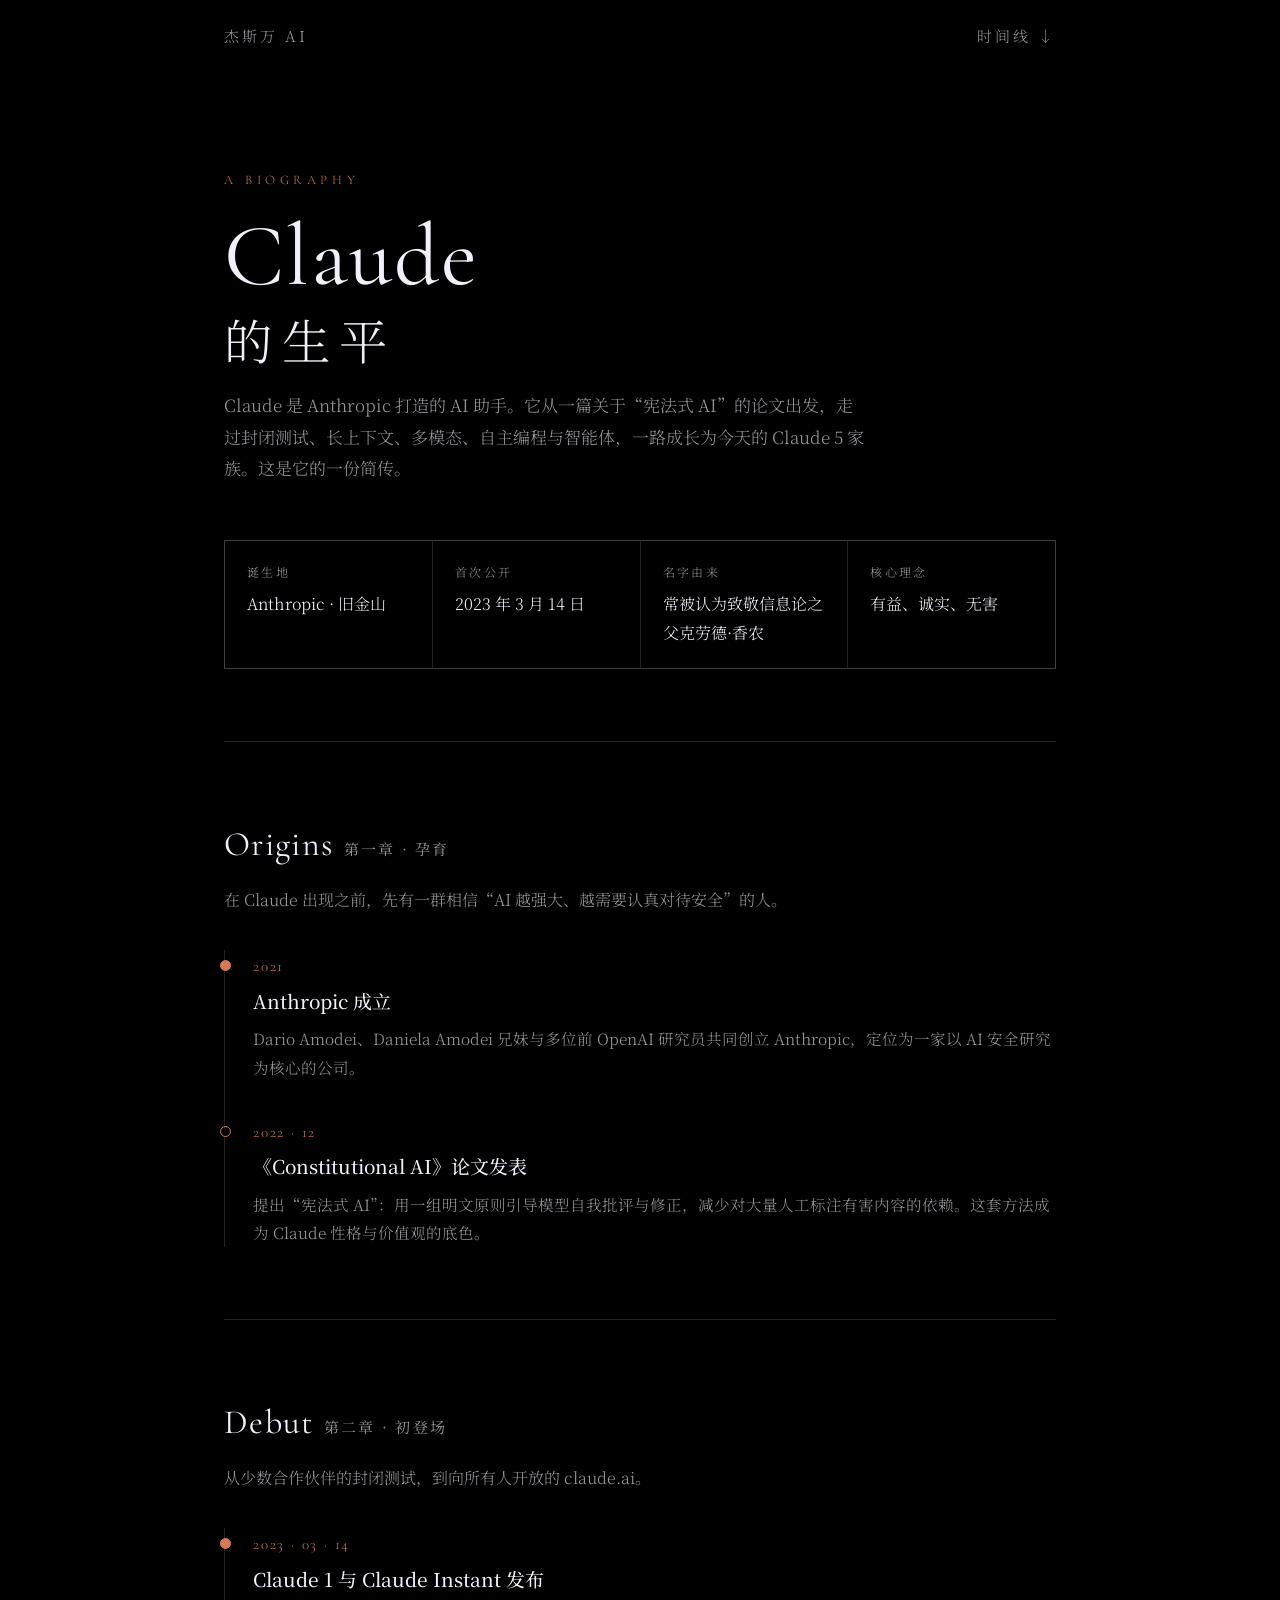
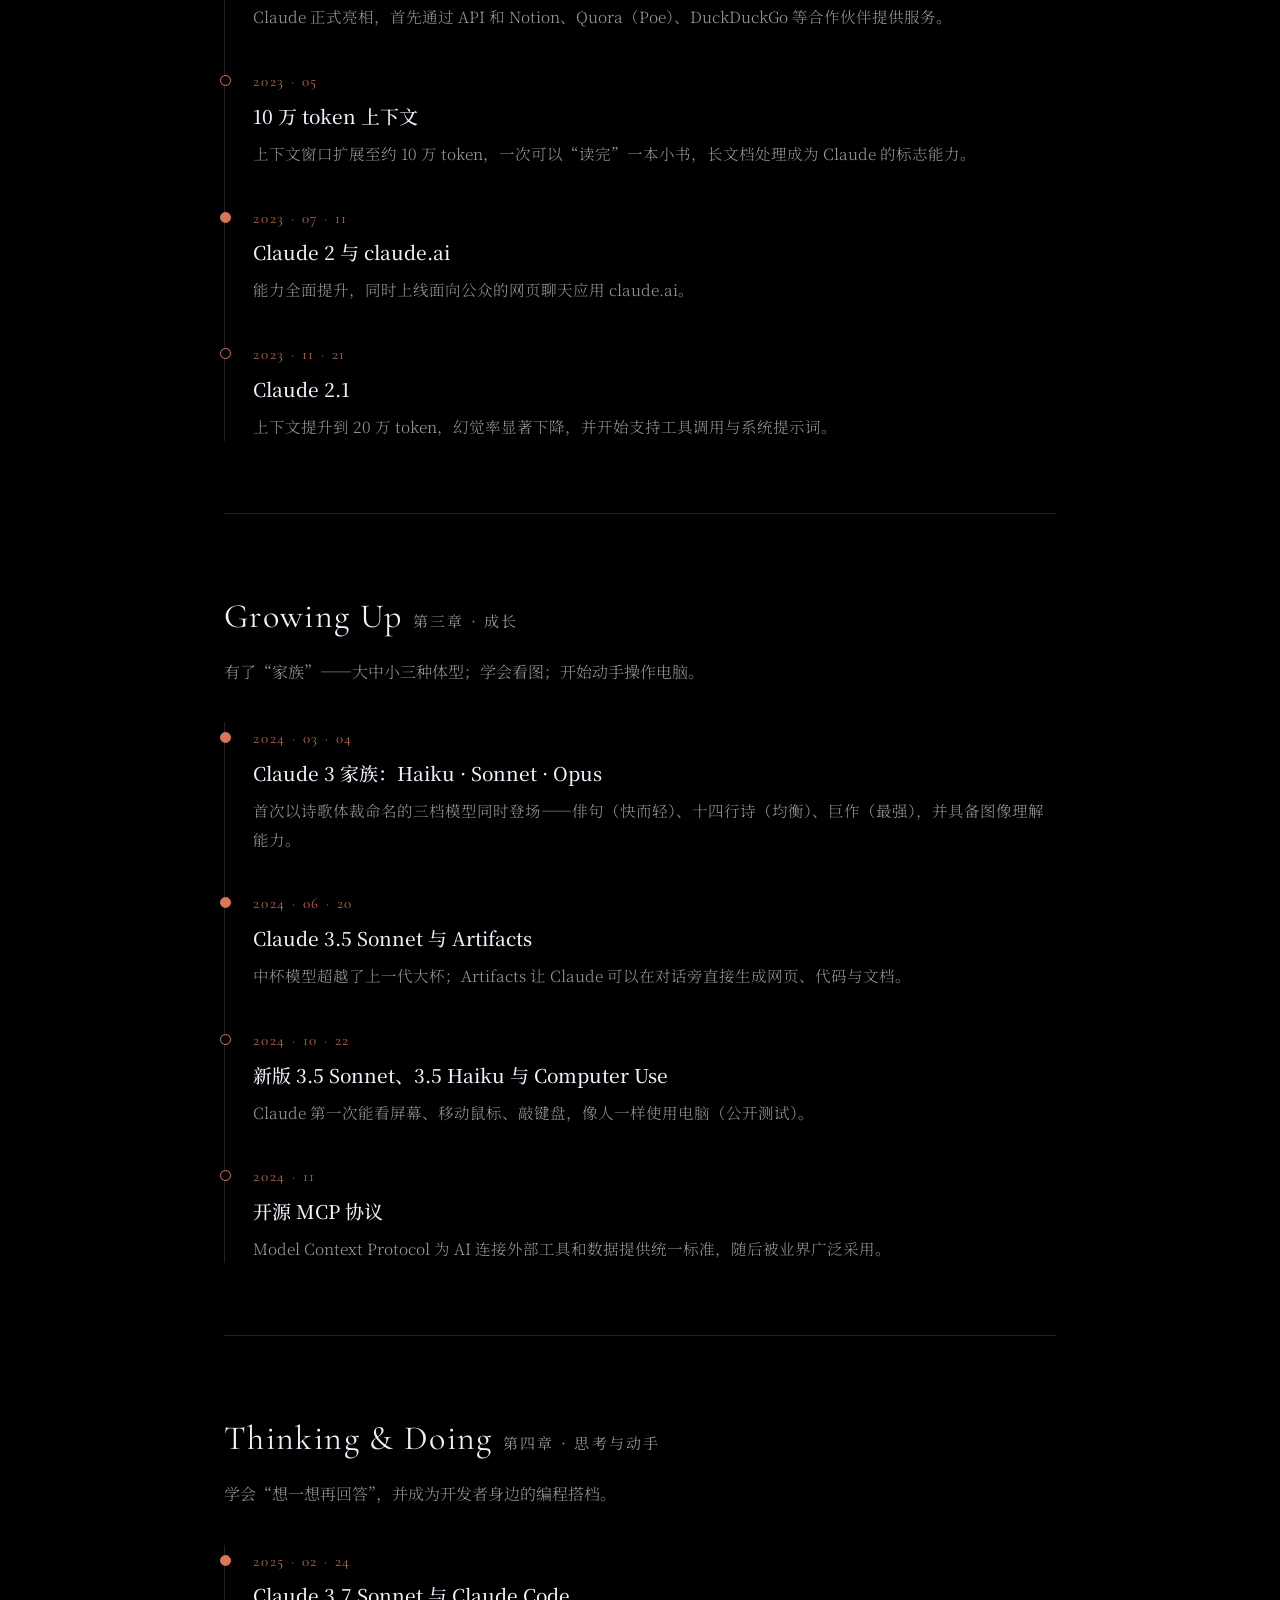
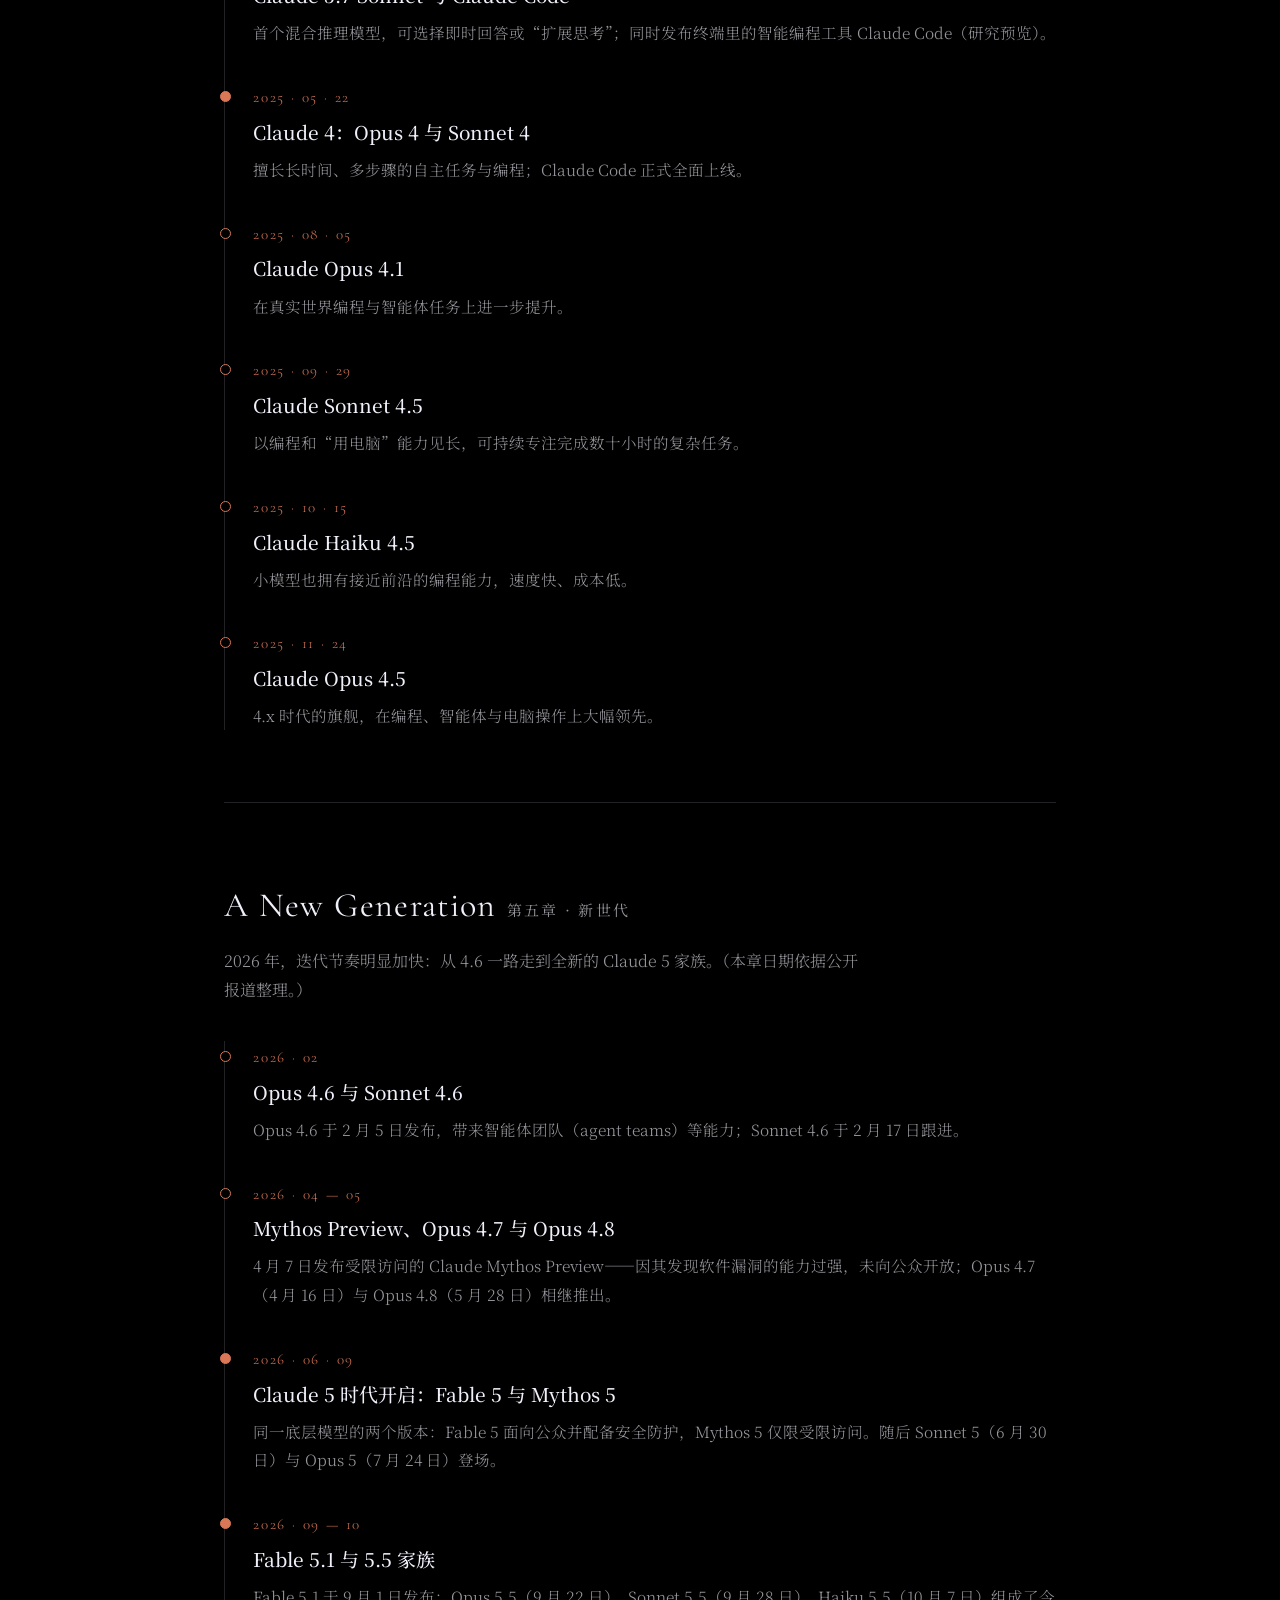
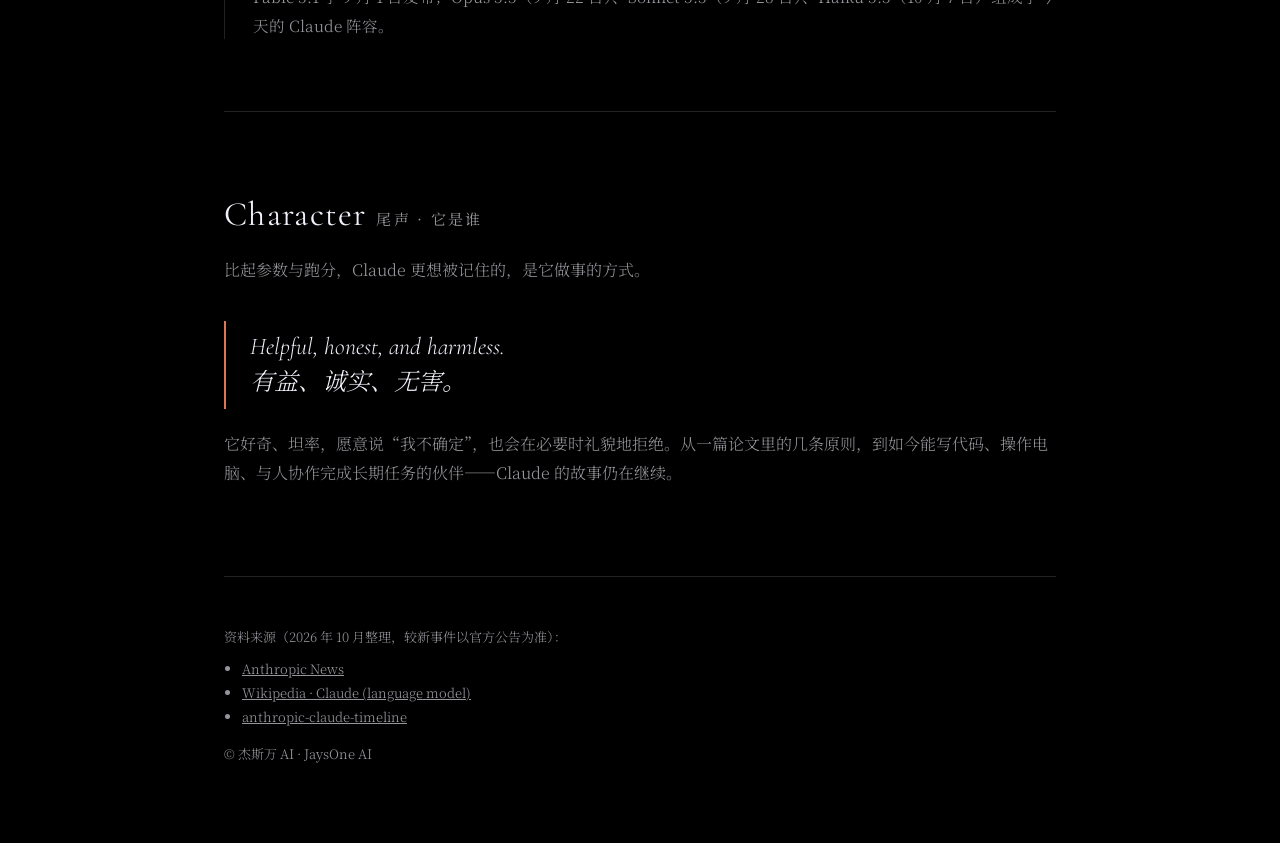
<file: claude/index.html>
<!doctype html>
<html lang="zh-CN">
<head>
<meta charset="utf-8" />
<meta name="viewport" content="width=device-width, initial-scale=1" />
<title>Claude 生平 · 杰斯万 AI</title>
<meta name="description" content="Claude 的生平：从 Anthropic 创立、Constitutional AI，到 Claude 1 至 Claude 5.5 家族的完整时间线。" />
<link rel="icon" href="/favicon.ico" />
<link href="https://fonts.googleapis.com/css2?family=Cormorant+Garamond:ital,wght@0,300;0,400;0,500;1,400&family=Noto+Serif+SC:wght@300;400;500;600&display=swap" rel="stylesheet" />
<style>
  :root {
    --bg: #000;
    --fg: #f0f0fa;
    --muted: rgba(240, 240, 250, 0.62);
    --faint: rgba(240, 240, 250, 0.14);
    --accent: #d97757;
    --serif: "Cormorant Garamond", "Noto Serif SC", "Songti SC", serif;
    --cn: "Noto Serif SC", "Songti SC", serif;
  }
  * { box-sizing: border-box; }
  html { scroll-behavior: smooth; }
  body { margin: 0; background: var(--bg); color: var(--fg); font-family: var(--cn); font-weight: 300; line-height: 1.85; -webkit-font-smoothing: antialiased; }
  a { color: inherit; }
  .wrap { max-width: 880px; margin: 0 auto; padding: 0 24px; }
  header.top { display: flex; justify-content: space-between; align-items: center; height: 72px; }
  header.top a { text-decoration: none; letter-spacing: 0.2em; font-size: 15px; color: var(--muted); }
  header.top a:hover { color: var(--fg); }

  .hero { padding: 96px 0 72px; border-bottom: 1px solid var(--faint); }
  .eyebrow { font-family: var(--serif); letter-spacing: 0.35em; text-transform: uppercase; font-size: 13px; color: var(--accent); }
  h1 { font-family: var(--serif); font-weight: 400; font-size: clamp(44px, 9vw, 88px); line-height: 1.05; margin: 18px 0 24px; letter-spacing: 0.02em; }
  h1 span { font-family: var(--cn); font-weight: 300; font-size: 0.55em; letter-spacing: 0.2em; display: block; margin-top: 12px; }
  .lede { font-size: 17px; color: var(--muted); max-width: 640px; }

  .facts { display: grid; grid-template-columns: repeat(auto-fit, minmax(170px, 1fr)); gap: 1px; background: var(--faint); border: 1px solid var(--faint); margin: 56px 0 0; }
  .facts div { background: var(--bg); padding: 20px 22px; }
  .facts dt { font-size: 12px; letter-spacing: 0.2em; color: var(--muted); }
  .facts dd { margin: 6px 0 0; font-size: 16px; }

  section { padding: 72px 0; border-bottom: 1px solid var(--faint); }
  h2 { font-family: var(--serif); font-weight: 400; font-size: 34px; margin: 0 0 8px; letter-spacing: 0.04em; }
  h2 small { font-family: var(--cn); font-size: 15px; color: var(--muted); letter-spacing: 0.15em; margin-left: 10px; }
  .chapter-intro { color: var(--muted); margin: 0 0 36px; max-width: 640px; }

  ol.timeline { list-style: none; margin: 0; padding: 0 0 0 28px; border-left: 1px solid var(--faint); }
  ol.timeline li { position: relative; padding: 0 0 34px; }
  ol.timeline li:last-child { padding-bottom: 0; }
  ol.timeline li::before { content: ""; position: absolute; left: -33px; top: 10px; width: 9px; height: 9px; border-radius: 50%; background: var(--bg); border: 1px solid var(--accent); }
  ol.timeline li.major::before { background: var(--accent); }
  time { font-family: var(--serif); font-size: 15px; letter-spacing: 0.12em; color: var(--accent); }
  h3 { font-weight: 500; font-size: 19px; margin: 2px 0 6px; }
  ol.timeline p { margin: 0; color: var(--muted); font-size: 15.5px; }

  blockquote { margin: 0; padding: 8px 0 8px 24px; border-left: 2px solid var(--accent); font-family: var(--serif); font-style: italic; font-size: 24px; line-height: 1.5; }
  blockquote + p { color: var(--muted); margin-top: 20px; }

  footer { padding: 48px 0 64px; color: var(--muted); font-size: 13px; }
  footer ul { padding-left: 18px; margin: 8px 0 0; }
  footer a { color: var(--muted); }

  @media (max-width: 560px) {
    .hero { padding: 56px 0 48px; }
    section { padding: 52px 0; }
    h2 small { display: block; margin: 4px 0 0; }
  }
</style>
</head>
<body>
<div class="wrap">
  <header class="top">
    <a href="/">杰斯万 AI</a>
    <a href="#ch1">时间线 ↓</a>
  </header>

  <div class="hero">
    <div class="eyebrow">A Biography</div>
    <h1>Claude<span>的生平</span></h1>
    <p class="lede">Claude 是 Anthropic 打造的 AI 助手。它从一篇关于“宪法式 AI”的论文出发，走过封闭测试、长上下文、多模态、自主编程与智能体，一路成长为今天的 Claude 5 家族。这是它的一份简传。</p>
    <dl class="facts">
      <div><dt>诞生地</dt><dd>Anthropic · 旧金山</dd></div>
      <div><dt>首次公开</dt><dd>2023 年 3 月 14 日</dd></div>
      <div><dt>名字由来</dt><dd>常被认为致敬信息论之父克劳德·香农</dd></div>
      <div><dt>核心理念</dt><dd>有益、诚实、无害</dd></div>
    </dl>
  </div>

  <section id="ch1">
    <h2>Origins<small>第一章 · 孕育</small></h2>
    <p class="chapter-intro">在 Claude 出现之前，先有一群相信“AI 越强大、越需要认真对待安全”的人。</p>
    <ol class="timeline">
      <li class="major"><time>2021</time><h3>Anthropic 成立</h3><p>Dario Amodei、Daniela Amodei 兄妹与多位前 OpenAI 研究员共同创立 Anthropic，定位为一家以 AI 安全研究为核心的公司。</p></li>
      <li><time>2022 · 12</time><h3>《Constitutional AI》论文发表</h3><p>提出“宪法式 AI”：用一组明文原则引导模型自我批评与修正，减少对大量人工标注有害内容的依赖。这套方法成为 Claude 性格与价值观的底色。</p></li>
    </ol>
  </section>

  <section id="ch2">
    <h2>Debut<small>第二章 · 初登场</small></h2>
    <p class="chapter-intro">从少数合作伙伴的封闭测试，到向所有人开放的 claude.ai。</p>
    <ol class="timeline">
      <li class="major"><time>2023 · 03 · 14</time><h3>Claude 1 与 Claude Instant 发布</h3><p>Claude 正式亮相，首先通过 API 和 Notion、Quora（Poe）、DuckDuckGo 等合作伙伴提供服务。</p></li>
      <li><time>2023 · 05</time><h3>10 万 token 上下文</h3><p>上下文窗口扩展至约 10 万 token，一次可以“读完”一本小书，长文档处理成为 Claude 的标志能力。</p></li>
      <li class="major"><time>2023 · 07 · 11</time><h3>Claude 2 与 claude.ai</h3><p>能力全面提升，同时上线面向公众的网页聊天应用 claude.ai。</p></li>
      <li><time>2023 · 11 · 21</time><h3>Claude 2.1</h3><p>上下文提升到 20 万 token，幻觉率显著下降，并开始支持工具调用与系统提示词。</p></li>
    </ol>
  </section>

  <section id="ch3">
    <h2>Growing Up<small>第三章 · 成长</small></h2>
    <p class="chapter-intro">有了“家族”——大中小三种体型；学会看图；开始动手操作电脑。</p>
    <ol class="timeline">
      <li class="major"><time>2024 · 03 · 04</time><h3>Claude 3 家族：Haiku · Sonnet · Opus</h3><p>首次以诗歌体裁命名的三档模型同时登场——俳句（快而轻）、十四行诗（均衡）、巨作（最强），并具备图像理解能力。</p></li>
      <li class="major"><time>2024 · 06 · 20</time><h3>Claude 3.5 Sonnet 与 Artifacts</h3><p>中杯模型超越了上一代大杯；Artifacts 让 Claude 可以在对话旁直接生成网页、代码与文档。</p></li>
      <li><time>2024 · 10 · 22</time><h3>新版 3.5 Sonnet、3.5 Haiku 与 Computer Use</h3><p>Claude 第一次能看屏幕、移动鼠标、敲键盘，像人一样使用电脑（公开测试）。</p></li>
      <li><time>2024 · 11</time><h3>开源 MCP 协议</h3><p>Model Context Protocol 为 AI 连接外部工具和数据提供统一标准，随后被业界广泛采用。</p></li>
    </ol>
  </section>

  <section id="ch4">
    <h2>Thinking &amp; Doing<small>第四章 · 思考与动手</small></h2>
    <p class="chapter-intro">学会“想一想再回答”，并成为开发者身边的编程搭档。</p>
    <ol class="timeline">
      <li class="major"><time>2025 · 02 · 24</time><h3>Claude 3.7 Sonnet 与 Claude Code</h3><p>首个混合推理模型，可选择即时回答或“扩展思考”；同时发布终端里的智能编程工具 Claude Code（研究预览）。</p></li>
      <li class="major"><time>2025 · 05 · 22</time><h3>Claude 4：Opus 4 与 Sonnet 4</h3><p>擅长长时间、多步骤的自主任务与编程；Claude Code 正式全面上线。</p></li>
      <li><time>2025 · 08 · 05</time><h3>Claude Opus 4.1</h3><p>在真实世界编程与智能体任务上进一步提升。</p></li>
      <li><time>2025 · 09 · 29</time><h3>Claude Sonnet 4.5</h3><p>以编程和“用电脑”能力见长，可持续专注完成数十小时的复杂任务。</p></li>
      <li><time>2025 · 10 · 15</time><h3>Claude Haiku 4.5</h3><p>小模型也拥有接近前沿的编程能力，速度快、成本低。</p></li>
      <li><time>2025 · 11 · 24</time><h3>Claude Opus 4.5</h3><p>4.x 时代的旗舰，在编程、智能体与电脑操作上大幅领先。</p></li>
    </ol>
  </section>

  <section id="ch5">
    <h2>A New Generation<small>第五章 · 新世代</small></h2>
    <p class="chapter-intro">2026 年，迭代节奏明显加快：从 4.6 一路走到全新的 Claude 5 家族。（本章日期依据公开报道整理。）</p>
    <ol class="timeline">
      <li><time>2026 · 02</time><h3>Opus 4.6 与 Sonnet 4.6</h3><p>Opus 4.6 于 2 月 5 日发布，带来智能体团队（agent teams）等能力；Sonnet 4.6 于 2 月 17 日跟进。</p></li>
      <li><time>2026 · 04 — 05</time><h3>Mythos Preview、Opus 4.7 与 Opus 4.8</h3><p>4 月 7 日发布受限访问的 Claude Mythos Preview——因其发现软件漏洞的能力过强，未向公众开放；Opus 4.7（4 月 16 日）与 Opus 4.8（5 月 28 日）相继推出。</p></li>
      <li class="major"><time>2026 · 06 · 09</time><h3>Claude 5 时代开启：Fable 5 与 Mythos 5</h3><p>同一底层模型的两个版本：Fable 5 面向公众并配备安全防护，Mythos 5 仅限受限访问。随后 Sonnet 5（6 月 30 日）与 Opus 5（7 月 24 日）登场。</p></li>
      <li class="major"><time>2026 · 09 — 10</time><h3>Fable 5.1 与 5.5 家族</h3><p>Fable 5.1 于 9 月 1 日发布；Opus 5.5（9 月 22 日）、Sonnet 5.5（9 月 28 日）、Haiku 5.5（10 月 7 日）组成了今天的 Claude 阵容。</p></li>
    </ol>
  </section>

  <section id="character">
    <h2>Character<small>尾声 · 它是谁</small></h2>
    <p class="chapter-intro">比起参数与跑分，Claude 更想被记住的，是它做事的方式。</p>
    <blockquote>Helpful, honest, and harmless.<br />有益、诚实、无害。</blockquote>
    <p>它好奇、坦率，愿意说“我不确定”，也会在必要时礼貌地拒绝。从一篇论文里的几条原则，到如今能写代码、操作电脑、与人协作完成长期任务的伙伴——Claude 的故事仍在继续。</p>
  </section>

  <footer>
    <div>资料来源（2026 年 10 月整理，较新事件以官方公告为准）：</div>
    <ul>
      <li><a href="https://www.anthropic.com/news" target="_blank" rel="noopener">Anthropic News</a></li>
      <li><a href="https://en.wikipedia.org/wiki/Claude_(language_model)" target="_blank" rel="noopener">Wikipedia · Claude (language model)</a></li>
      <li><a href="https://github.com/jqueryscript/anthropic-claude-timeline" target="_blank" rel="noopener">anthropic-claude-timeline</a></li>
    </ul>
    <p>© 杰斯万 AI · JaysOne AI</p>
  </footer>
</div>
</body>
</html>
</file>
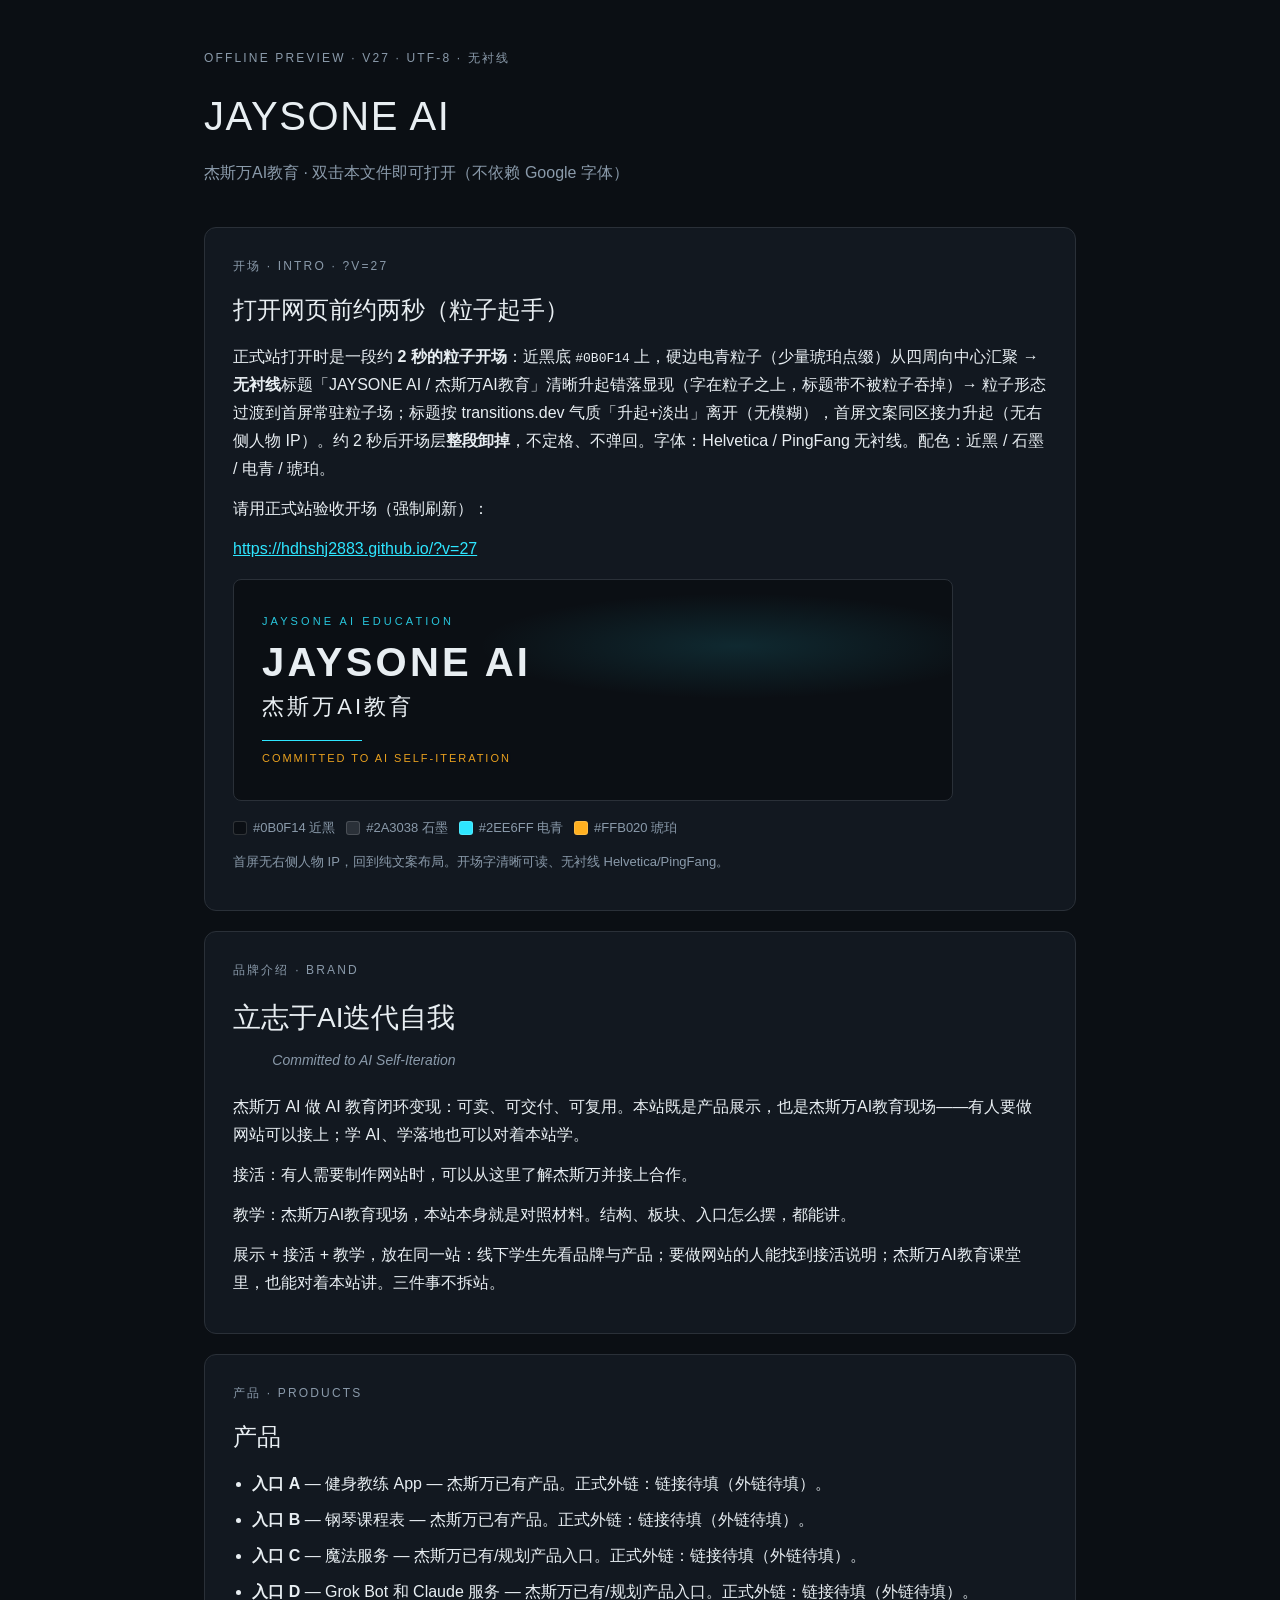
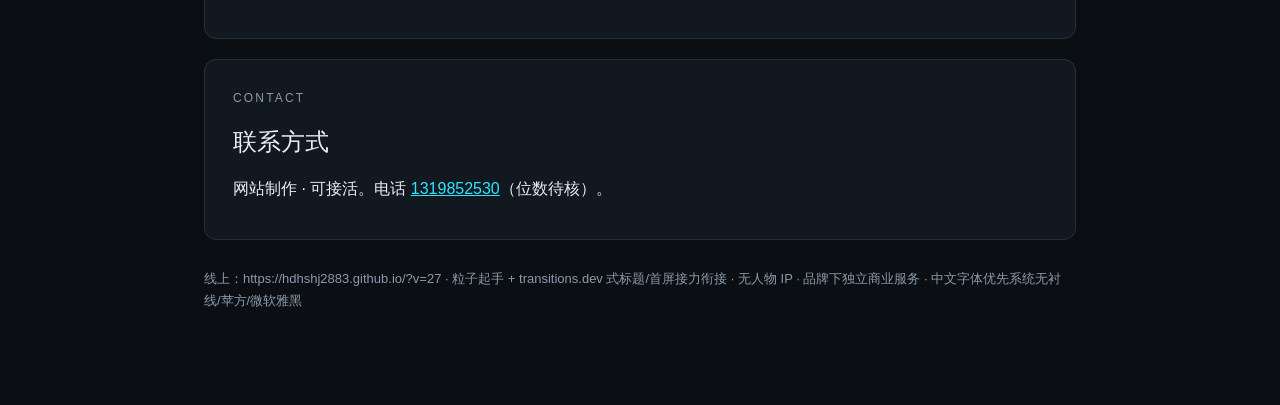
<file: jaysone-preview-open.html>
<!DOCTYPE html>
<html lang="zh-CN">
<head>
  <meta charset="UTF-8" />
  <meta name="viewport" content="width=device-width, initial-scale=1" />
  <title>JaysOne AI 杰斯万AI教育 · 离线预览</title>
  <style>
    :root {
      --fg: #e8eef2;
      --muted: #8a9aaa;
      --bg: #0B0F14;
      --card: #121820;
      --line: #2A3038;
      --cyan: #2EE6FF;
      --amber: #FFB020;
      --font: "Helvetica Neue", Helvetica, Arial, "DIN Alternate", "PingFang SC", "Hiragino Sans GB", "Microsoft YaHei", "Noto Sans CJK SC", "Noto Sans SC", sans-serif;
    }
    * { box-sizing: border-box; }
    body {
      margin: 0;
      font-family: var(--font);
      background: var(--bg);
      color: var(--fg);
      line-height: 1.75;
    }
    .wrap { max-width: 920px; margin: 0 auto; padding: 48px 24px 80px; }
    .badge { font-size: 12px; letter-spacing: 0.18em; text-transform: uppercase; color: var(--muted); margin-bottom: 12px; }
    h1 { font-weight: 500; font-size: 40px; letter-spacing: 0.04em; margin: 0 0 8px; }
    .sub { color: var(--muted); margin-bottom: 40px; }
    section { background: var(--card); border: 1px solid var(--line); border-radius: 12px; padding: 28px 28px 24px; margin-bottom: 20px; }
    .brand-head { display: inline-flex; flex-direction: column; align-items: flex-end; }
    .brand-head h2 { margin: 0; font-weight: 500; font-size: 28px; align-self: flex-start; }
    .brand-en { margin-top: 6px; font-style: italic; color: var(--muted); font-size: 14px; text-align: right; }
    h2 { font-weight: 500; font-size: 24px; margin: 0 0 12px; }
    p { margin: 0 0 12px; }
    ul { margin: 0; padding-left: 1.2em; }
    li { margin: 8px 0; }
    .note { font-size: 13px; color: var(--muted); margin-top: 28px; }
    a { color: var(--cyan); }
    .swatch { display:inline-block; width:14px; height:14px; border-radius:3px; vertical-align:middle; margin-right:6px; border:1px solid rgba(255,255,255,0.15); }
  </style>
</head>
<body>
  <div class="wrap">
    <div class="badge">Offline preview · v27 · UTF-8 · 无衬线</div>
    <h1>JAYSONE AI</h1>
    <p class="sub">杰斯万AI教育 · 双击本文件即可打开（不依赖 Google 字体）</p>

    <section id="intro">
      <div class="badge">开场 · Intro · ?v=27</div>
      <h2>打开网页前约两秒（粒子起手）</h2>
      <p>正式站打开时是一段约 <strong>2 秒的粒子开场</strong>：近黑底 <code>#0B0F14</code> 上，硬边电青粒子（少量琥珀点缀）从四周向中心汇聚 → <strong>无衬线</strong>标题「JAYSONE AI / 杰斯万AI教育」清晰升起错落显现（字在粒子之上，标题带不被粒子吞掉）→ 粒子形态过渡到首屏常驻粒子场；标题按 transitions.dev 气质「升起+淡出」离开（无模糊），首屏文案同区接力升起（无右侧人物 IP）。约 2 秒后开场层<strong>整段卸掉</strong>，不定格、不弹回。字体：Helvetica / PingFang 无衬线。配色：近黑 / 石墨 / 电青 / 琥珀。</p>
      <p>请用正式站验收开场（强制刷新）：</p>
      <p><a href="https://hdhshj2883.github.io/?v=27">https://hdhshj2883.github.io/?v=27</a></p>
      <div style="margin-top:16px;background:#0B0F14;color:#e8eef2;padding:36px 28px;border-radius:8px;max-width:720px;position:relative;overflow:hidden;border:1px solid #2A3038">
        <div style="position:absolute;inset:0;background:radial-gradient(ellipse 60% 40% at 70% 30%,rgba(46,230,255,0.12),transparent 60%);pointer-events:none"></div>
        <div style="font:11px/1 Helvetica,Arial,sans-serif;letter-spacing:0.28em;text-transform:uppercase;color:#2EE6FF;opacity:.85;margin-bottom:14px;position:relative">JaysOne AI Education</div>
        <div style="font:600 40px/1.05 Helvetica Neue,Helvetica,Arial,PingFang SC,Microsoft YaHei,Noto Sans CJK SC,sans-serif;letter-spacing:0.08em;text-transform:uppercase;position:relative">JAYSONE AI</div>
        <div style="font:500 22px/1.3 Helvetica Neue,Helvetica,Arial,PingFang SC,Microsoft YaHei,Noto Sans CJK SC,sans-serif;letter-spacing:0.14em;margin-top:10px;position:relative">杰斯万AI教育</div>
        <div style="width:100px;height:1px;background:#2EE6FF;margin:18px 0 12px;position:relative"></div>
        <div style="font:11px/1 Helvetica,Arial,sans-serif;letter-spacing:0.18em;text-transform:uppercase;color:#FFB020;opacity:.9;position:relative">Committed to AI Self-Iteration</div>
      </div>
      <p style="margin-top:16px;font-size:13px;color:var(--muted)">
        <span class="swatch" style="background:#0B0F14"></span>#0B0F14 近黑
        &nbsp;&nbsp;<span class="swatch" style="background:#2A3038"></span>#2A3038 石墨
        &nbsp;&nbsp;<span class="swatch" style="background:#2EE6FF"></span>#2EE6FF 电青
        &nbsp;&nbsp;<span class="swatch" style="background:#FFB020"></span>#FFB020 琥珀
      </p>
      <p style="margin-top:12px;font-size:13px;color:var(--muted)">首屏无右侧人物 IP，回到纯文案布局。开场字清晰可读、无衬线 Helvetica/PingFang。</p>
    </section>

    <section id="brand">
      <div class="badge">品牌介绍 · Brand</div>
      <div class="brand-head">
        <h2>立志于AI迭代自我</h2>
        <div class="brand-en">Committed to AI Self-Iteration</div>
      </div>
      <div style="margin-top:20px"><p>杰斯万 AI 做 AI 教育闭环变现：可卖、可交付、可复用。本站既是产品展示，也是杰斯万AI教育现场——有人要做网站可以接上；学 AI、学落地也可以对着本站学。</p>
<p>接活：有人需要制作网站时，可以从这里了解杰斯万并接上合作。</p>
<p>教学：杰斯万AI教育现场，本站本身就是对照材料。结构、板块、入口怎么摆，都能讲。</p>
<p>展示 + 接活 + 教学，放在同一站：线下学生先看品牌与产品；要做网站的人能找到接活说明；杰斯万AI教育课堂里，也能对着本站讲。三件事不拆站。</p></div>
    </section>

    <section id="products">
      <div class="badge">产品 · Products</div>
      <h2>产品</h2>
      <ul>
        <li><strong>入口 A</strong> — 健身教练 App — 杰斯万已有产品。正式外链：链接待填（外链待填）。</li>
        <li><strong>入口 B</strong> — 钢琴课程表 — 杰斯万已有产品。正式外链：链接待填（外链待填）。</li>
        <li><strong>入口 C</strong> — 魔法服务 — 杰斯万已有/规划产品入口。正式外链：链接待填（外链待填）。</li>
        <li><strong>入口 D</strong> — Grok Bot 和 Claude 服务 — 杰斯万已有/规划产品入口。正式外链：链接待填（外链待填）。</li>
      </ul>
    </section>


    <section id="contact">
      <div class="badge">Contact</div>
      <h2>联系方式</h2>
      <p>网站制作 · 可接活。电话 <a href="tel:1319852530">1319852530</a>（位数待核）。</p>
    </section>

    <p class="note">线上：https://hdhshj2883.github.io/?v=27 · 粒子起手 + transitions.dev 式标题/首屏接力衔接 · 无人物 IP · 品牌下独立商业服务 · 中文字体优先系统无衬线/苹方/微软雅黑</p>
  </div>
</body>
</html>
</file>
<file: _next/static/chunks/1xfhoyeqjpxdm.css>
@layer properties{@supports (((-webkit-hyphens:none)) and (not (margin-trim:inline))) or ((-moz-orient:inline) and (not (color:rgb(from red r g b)))){*,:before,:after,::backdrop{--tw-translate-x:0;--tw-translate-y:0;--tw-translate-z:0;--tw-space-y-reverse:0;--tw-border-style:solid;--tw-leading:initial;--tw-font-weight:initial;--tw-tracking:initial;--tw-shadow:0 0 #0000;--tw-shadow-color:initial;--tw-shadow-alpha:100%;--tw-inset-shadow:0 0 #0000;--tw-inset-shadow-color:initial;--tw-inset-shadow-alpha:100%;--tw-ring-color:initial;--tw-ring-shadow:0 0 #0000;--tw-inset-ring-color:initial;--tw-inset-ring-shadow:0 0 #0000;--tw-ring-inset:initial;--tw-ring-offset-width:0px;--tw-ring-offset-color:#fff;--tw-ring-offset-shadow:0 0 #0000;--tw-outline-style:solid;--tw-backdrop-blur:initial;--tw-backdrop-brightness:initial;--tw-backdrop-contrast:initial;--tw-backdrop-grayscale:initial;--tw-backdrop-hue-rotate:initial;--tw-backdrop-invert:initial;--tw-backdrop-opacity:initial;--tw-backdrop-saturate:initial;--tw-backdrop-sepia:initial;--tw-duration:initial;--tw-ease:initial;--tw-animation-delay:0s;--tw-animation-direction:normal;--tw-animation-duration:initial;--tw-animation-fill-mode:none;--tw-animation-iteration-count:1;--tw-enter-blur:0;--tw-enter-opacity:1;--tw-enter-rotate:0;--tw-enter-scale:1;--tw-enter-translate-x:0;--tw-enter-translate-y:0;--tw-exit-blur:0;--tw-exit-opacity:1;--tw-exit-rotate:0;--tw-exit-scale:1;--tw-exit-translate-x:0;--tw-exit-translate-y:0}}}@layer theme{:root,:host{--color-black:#000;--color-white:#fff;--spacing:.25rem;--text-xs:.75rem;--text-xs--line-height:calc(1 / .75);--text-sm:.875rem;--text-sm--line-height:calc(1.25 / .875);--font-weight-light:300;--font-weight-medium:500;--font-weight-semibold:600;--radius-md:calc(var(--radius) * .8);--ease-out:cubic-bezier(0, 0, .2, 1);--default-transition-duration:.15s;--default-transition-timing-function:cubic-bezier(.4, 0, .2, 1);--default-font-family:"Helvetica Neue", Helvetica, Arial, "DIN Alternate", "PingFang SC", "Hiragino Sans GB", "Microsoft YaHei", "Noto Sans CJK SC", "Noto Sans SC", sans-serif;--default-mono-font-family:ui-monospace, "SF Mono", Menlo, Monaco, Consolas, monospace}}@layer base{*,:after,:before,::backdrop{box-sizing:border-box;border:0 solid;margin:0;padding:0}::file-selector-button{box-sizing:border-box;border:0 solid;margin:0;padding:0}html,:host{-webkit-text-size-adjust:100%;tab-size:4;line-height:1.5;font-family:var(--default-font-family,ui-sans-serif, system-ui, sans-serif, "Apple Color Emoji", "Segoe UI Emoji", "Segoe UI Symbol", "Noto Color Emoji");font-feature-settings:var(--default-font-feature-settings,normal);font-variation-settings:var(--default-font-variation-settings,normal);-webkit-tap-highlight-color:transparent}hr{height:0;color:inherit;border-top-width:1px}abbr:where([title]){-webkit-text-decoration:underline dotted;text-decoration:underline dotted}h1,h2,h3,h4,h5,h6{font-size:inherit;font-weight:inherit}a{color:inherit;-webkit-text-decoration:inherit;-webkit-text-decoration:inherit;-webkit-text-decoration:inherit;-webkit-text-decoration:inherit;text-decoration:inherit}b,strong{font-weight:bolder}code,kbd,samp,pre{font-family:var(--default-mono-font-family,ui-monospace, SFMono-Regular, Menlo, Monaco, Consolas, "Liberation Mono", "Courier New", monospace);font-feature-settings:var(--default-mono-font-feature-settings,normal);font-variation-settings:var(--default-mono-font-variation-settings,normal);font-size:1em}small{font-size:80%}sub,sup{vertical-align:baseline;font-size:75%;line-height:0;position:relative}sub{bottom:-.25em}sup{top:-.5em}table{text-indent:0;border-color:inherit;border-collapse:collapse}:-moz-focusring{outline:auto}progress{vertical-align:baseline}summary{display:list-item}ol,ul,menu{list-style:none}img,svg,video,canvas,audio,iframe,embed,object{vertical-align:middle;display:block}img,video{max-width:100%;height:auto}button,input,select,optgroup,textarea{font:inherit;font-feature-settings:inherit;font-variation-settings:inherit;letter-spacing:inherit;color:inherit;opacity:1;background-color:#0000;border-radius:0}::file-selector-button{font:inherit;font-feature-settings:inherit;font-variation-settings:inherit;letter-spacing:inherit;color:inherit;opacity:1;background-color:#0000;border-radius:0}:where(select:is([multiple],[size])) optgroup{font-weight:bolder}:where(select:is([multiple],[size])) optgroup option{padding-inline-start:20px}::file-selector-button{margin-inline-end:4px}::placeholder{opacity:1}@supports (not ((-webkit-appearance:-apple-pay-button))) or (contain-intrinsic-size:1px){::placeholder{color:currentColor}@supports (color:color-mix(in lab, red, red)){::placeholder{color:color-mix(in oklab, currentcolor 50%, transparent)}}}textarea{resize:vertical}::-webkit-search-decoration{-webkit-appearance:none}::-webkit-date-and-time-value{min-height:1lh;text-align:inherit}::-webkit-datetime-edit{display:inline-flex}::-webkit-datetime-edit-fields-wrapper{padding:0}::-webkit-datetime-edit{padding-block:0}::-webkit-datetime-edit-year-field{padding-block:0}::-webkit-datetime-edit-month-field{padding-block:0}::-webkit-datetime-edit-day-field{padding-block:0}::-webkit-datetime-edit-hour-field{padding-block:0}::-webkit-datetime-edit-minute-field{padding-block:0}::-webkit-datetime-edit-second-field{padding-block:0}::-webkit-datetime-edit-millisecond-field{padding-block:0}::-webkit-datetime-edit-meridiem-field{padding-block:0}::-webkit-calendar-picker-indicator{line-height:1}:-moz-ui-invalid{box-shadow:none}button,input:where([type=button],[type=reset],[type=submit]){appearance:button}::file-selector-button{appearance:button}::-webkit-inner-spin-button{height:auto}::-webkit-outer-spin-button{height:auto}[hidden]:where(:not([hidden=until-found])){display:none!important}*{border-color:var(--border);outline-color:var(--ring)}@supports (color:color-mix(in lab, red, red)){*{outline-color:color-mix(in oklab, var(--ring) 50%, transparent)}}html{scroll-behavior:smooth;font-family:Helvetica Neue,Helvetica,Arial,DIN Alternate,PingFang SC,Hiragino Sans GB,Microsoft YaHei,Noto Sans CJK SC,Noto Sans SC,sans-serif}body{background-color:var(--background);color:var(--foreground);letter-spacing:.01em;font-family:Helvetica Neue,Helvetica,Arial,DIN Alternate,PingFang SC,Hiragino Sans GB,Microsoft YaHei,Noto Sans CJK SC,Noto Sans SC,sans-serif;font-weight:400}h1,h2,h3,h4,h5,h6{font-family:Helvetica Neue,Helvetica,Arial,DIN Alternate,PingFang SC,Hiragino Sans GB,Microsoft YaHei,Noto Sans CJK SC,Noto Sans SC,sans-serif;font-weight:500}}@layer components;@layer utilities{.pointer-events-none{pointer-events:none}.visible{visibility:visible}.sr-only{clip-path:inset(50%);white-space:nowrap;border-width:0;width:1px;height:1px;margin:-1px;padding:0;position:absolute;overflow:hidden}.absolute{position:absolute}.fixed{position:fixed}.relative{position:relative}.static{position:static}.sticky{position:sticky}.inset-0{inset:calc(var(--spacing) * 0)}.inset-x-0{inset-inline:calc(var(--spacing) * 0)}.start{inset-inline-start:var(--spacing)}.end{inset-inline-end:var(--spacing)}.top-0{top:calc(var(--spacing) * 0)}.bottom-0{bottom:calc(var(--spacing) * 0)}.isolate{isolation:isolate}.z-10{z-index:10}.z-50{z-index:50}.mx-auto{margin-inline:auto}.mt-1\.5{margin-top:calc(var(--spacing) * 1.5)}.mt-3{margin-top:calc(var(--spacing) * 3)}.mt-8{margin-top:calc(var(--spacing) * 8)}.mt-10{margin-top:calc(var(--spacing) * 10)}.-mr-2{margin-right:calc(var(--spacing) * -2)}.mb-4{margin-bottom:calc(var(--spacing) * 4)}.mb-6{margin-bottom:calc(var(--spacing) * 6)}.block{display:block}.contents{display:contents}.flex{display:flex}.grid{display:grid}.hidden{display:none}.inline{display:inline}.inline-flex{display:inline-flex}.table{display:table}.size-6{width:calc(var(--spacing) * 6);height:calc(var(--spacing) * 6)}.size-7{width:calc(var(--spacing) * 7);height:calc(var(--spacing) * 7)}.size-8{width:calc(var(--spacing) * 8);height:calc(var(--spacing) * 8)}.size-9{width:calc(var(--spacing) * 9);height:calc(var(--spacing) * 9)}.h-6{height:calc(var(--spacing) * 6)}.h-7{height:calc(var(--spacing) * 7)}.h-8{height:calc(var(--spacing) * 8)}.h-9{height:calc(var(--spacing) * 9)}.h-10{height:calc(var(--spacing) * 10)}.h-12{height:calc(var(--spacing) * 12)}.h-16{height:calc(var(--spacing) * 16)}.h-40{height:calc(var(--spacing) * 40)}.h-full{height:100%}.h-px{height:1px}.min-h-\[640px\]{min-height:640px}.min-h-full{min-height:100%}.min-h-screen{min-height:100vh}.w-6{width:calc(var(--spacing) * 6)}.w-10{width:calc(var(--spacing) * 10)}.w-full{width:100%}.max-w-\[640px\]{max-width:640px}.max-w-\[680px\]{max-width:680px}.max-w-\[720px\]{max-width:720px}.max-w-\[1120px\]{max-width:1120px}.max-w-full{max-width:100%}.min-w-0{min-width:calc(var(--spacing) * 0)}.shrink-0{flex-shrink:0}.-translate-y-\[3\.5px\]{--tw-translate-y:calc(3.5px * -1);translate:var(--tw-translate-x) var(--tw-translate-y)}.translate-y-\[3\.5px\]{--tw-translate-y:3.5px;translate:var(--tw-translate-x) var(--tw-translate-y)}.-rotate-45{rotate:-45deg}.rotate-45{rotate:45deg}.resize{resize:both}.scroll-mt-16{scroll-margin-top:calc(var(--spacing) * 16)}.grid-cols-2{grid-template-columns:repeat(2,minmax(0,1fr))}.grid-cols-\[160px_1fr\]{grid-template-columns:160px 1fr}.flex-col{flex-direction:column}.flex-wrap{flex-wrap:wrap}.items-center{align-items:center}.items-end{align-items:flex-end}.justify-between{justify-content:space-between}.justify-center{justify-content:center}.gap-1{gap:calc(var(--spacing) * 1)}.gap-1\.5{gap:calc(var(--spacing) * 1.5)}.gap-2{gap:calc(var(--spacing) * 2)}.gap-3{gap:calc(var(--spacing) * 3)}.gap-4{gap:calc(var(--spacing) * 4)}.gap-6{gap:calc(var(--spacing) * 6)}.gap-8{gap:calc(var(--spacing) * 8)}:where(.space-y-6>:not(:last-child)){--tw-space-y-reverse:0;margin-block-start:calc(calc(var(--spacing) * 6) * var(--tw-space-y-reverse));margin-block-end:calc(calc(var(--spacing) * 6) * calc(1 - var(--tw-space-y-reverse)))}.gap-x-6{column-gap:calc(var(--spacing) * 6)}.gap-x-8{column-gap:calc(var(--spacing) * 8)}.gap-y-3{row-gap:calc(var(--spacing) * 3)}.self-start{align-self:flex-start}.overflow-hidden{overflow:hidden}.rounded-\[min\(var\(--radius-md\)\,10px\)\]{border-radius:min(var(--radius-md), 10px)}.rounded-\[min\(var\(--radius-md\)\,12px\)\]{border-radius:min(var(--radius-md), 12px)}.rounded-lg{border-radius:var(--radius)}.border{border-style:var(--tw-border-style);border-width:1px}.border-t{border-top-style:var(--tw-border-style);border-top-width:1px}.border-b{border-bottom-style:var(--tw-border-style);border-bottom-width:1px}.border-\[\#2A3038\]{border-color:#2a3038}.border-border{border-color:var(--border)}.border-transparent{border-color:#0000}.border-white\/10{border-color:#ffffff1a}@supports (color:color-mix(in lab, red, red)){.border-white\/10{border-color:color-mix(in oklab, var(--color-white) 10%, transparent)}}.border-white\/20{border-color:#fff3}@supports (color:color-mix(in lab, red, red)){.border-white\/20{border-color:color-mix(in oklab, var(--color-white) 20%, transparent)}}.bg-\[\#0B0F14\]{background-color:#0b0f14}.bg-background{background-color:var(--background)}.bg-black{background-color:var(--color-black)}.bg-black\/95{background-color:#000000f2}@supports (color:color-mix(in lab, red, red)){.bg-black\/95{background-color:color-mix(in oklab, var(--color-black) 95%, transparent)}}.bg-current{background-color:currentColor}.bg-destructive\/10{background-color:var(--destructive)}@supports (color:color-mix(in lab, red, red)){.bg-destructive\/10{background-color:color-mix(in oklab, var(--destructive) 10%, transparent)}}.bg-primary{background-color:var(--primary)}.bg-secondary{background-color:var(--secondary)}.bg-clip-padding{background-clip:padding-box}.px-2{padding-inline:calc(var(--spacing) * 2)}.px-2\.5{padding-inline:calc(var(--spacing) * 2.5)}.px-5{padding-inline:calc(var(--spacing) * 5)}.px-6{padding-inline:calc(var(--spacing) * 6)}.py-2{padding-block:calc(var(--spacing) * 2)}.py-4{padding-block:calc(var(--spacing) * 4)}.py-6{padding-block:calc(var(--spacing) * 6)}.py-10{padding-block:calc(var(--spacing) * 10)}.py-16{padding-block:calc(var(--spacing) * 16)}.pt-16{padding-top:calc(var(--spacing) * 16)}.pb-3{padding-bottom:calc(var(--spacing) * 3)}.text-right{text-align:right}.text-sm{font-size:var(--text-sm);line-height:var(--tw-leading,var(--text-sm--line-height))}.text-xs{font-size:var(--text-xs);line-height:var(--tw-leading,var(--text-xs--line-height))}.text-\[0\.8rem\]{font-size:.8rem}.text-\[12px\]{font-size:12px}.text-\[13px\]{font-size:13px}.text-\[14px\]{font-size:14px}.text-\[15px\]{font-size:15px}.text-\[16px\]{font-size:16px}.text-\[18px\]{font-size:18px}.text-\[30px\]{font-size:30px}.text-\[44px\]{font-size:44px}.leading-\[1\.3\]{--tw-leading:1.3;line-height:1.3}.leading-\[1\.4\]{--tw-leading:1.4;line-height:1.4}.leading-\[1\.6\]{--tw-leading:1.6;line-height:1.6}.leading-\[1\.8\]{--tw-leading:1.8;line-height:1.8}.leading-\[1\.15\]{--tw-leading:1.15;line-height:1.15}.font-light{--tw-font-weight:var(--font-weight-light);font-weight:var(--font-weight-light)}.font-medium{--tw-font-weight:var(--font-weight-medium);font-weight:var(--font-weight-medium)}.font-semibold{--tw-font-weight:var(--font-weight-semibold);font-weight:var(--font-weight-semibold)}.tracking-\[0\.2em\]{--tw-tracking:.2em;letter-spacing:.2em}.tracking-\[0\.04em\]{--tw-tracking:.04em;letter-spacing:.04em}.tracking-\[0\.06em\]{--tw-tracking:.06em;letter-spacing:.06em}.tracking-\[0\.08em\]{--tw-tracking:.08em;letter-spacing:.08em}.tracking-\[0\.12em\]{--tw-tracking:.12em;letter-spacing:.12em}.tracking-\[0\.16em\]{--tw-tracking:.16em;letter-spacing:.16em}.tracking-\[0\.24em\]{--tw-tracking:.24em;letter-spacing:.24em}.whitespace-nowrap{white-space:nowrap}.text-\[\#2EE6FF\]\/80{color:#2ee6ffcc;color:lab(83.6508% -38.9184 -25.4188/.8)}.text-\[\#6a7684\]{color:#6a7684}.text-\[\#8a9aaa\]{color:#8a9aaa}.text-\[\#c5ced6\]{color:#c5ced6}.text-\[\#e8eef2\]{color:#e8eef2}.text-destructive{color:var(--destructive)}.text-primary{color:var(--primary)}.text-primary-foreground{color:var(--primary-foreground)}.text-secondary-foreground{color:var(--secondary-foreground)}.normal-case{text-transform:none}.uppercase{text-transform:uppercase}.italic{font-style:italic}.underline{text-decoration-line:underline}.decoration-white\/25{text-decoration-color:#ffffff40}@supports (color:color-mix(in lab, red, red)){.decoration-white\/25{-webkit-text-decoration-color:color-mix(in oklab, var(--color-white) 25%, transparent);-webkit-text-decoration-color:color-mix(in oklab, var(--color-white) 25%, transparent);-webkit-text-decoration-color:color-mix(in oklab, var(--color-white) 25%, transparent);text-decoration-color:color-mix(in oklab, var(--color-white) 25%, transparent)}}.underline-offset-4{text-underline-offset:4px}.underline-offset-\[6px\]{text-underline-offset:6px}.antialiased{-webkit-font-smoothing:antialiased;-moz-osx-font-smoothing:grayscale}.ring{--tw-ring-shadow:var(--tw-ring-inset,) 0 0 0 calc(1px + var(--tw-ring-offset-width)) var(--tw-ring-color,currentcolor);box-shadow:var(--tw-inset-shadow), var(--tw-inset-ring-shadow), var(--tw-ring-offset-shadow), var(--tw-ring-shadow), var(--tw-shadow)}.outline{outline-style:var(--tw-outline-style);outline-width:1px}.backdrop-blur{--tw-backdrop-blur:blur(8px);-webkit-backdrop-filter:var(--tw-backdrop-blur,) var(--tw-backdrop-brightness,) var(--tw-backdrop-contrast,) var(--tw-backdrop-grayscale,) var(--tw-backdrop-hue-rotate,) var(--tw-backdrop-invert,) var(--tw-backdrop-opacity,) var(--tw-backdrop-saturate,) var(--tw-backdrop-sepia,);backdrop-filter:var(--tw-backdrop-blur,) var(--tw-backdrop-brightness,) var(--tw-backdrop-contrast,) var(--tw-backdrop-grayscale,) var(--tw-backdrop-hue-rotate,) var(--tw-backdrop-invert,) var(--tw-backdrop-opacity,) var(--tw-backdrop-saturate,) var(--tw-backdrop-sepia,)}.transition-all{transition-property:all;transition-timing-function:var(--tw-ease,var(--default-transition-timing-function));transition-duration:var(--tw-duration,var(--default-transition-duration))}.transition-colors{transition-property:color,background-color,border-color,outline-color,text-decoration-color,fill,stroke,--tw-gradient-from,--tw-gradient-via,--tw-gradient-to;transition-timing-function:var(--tw-ease,var(--default-transition-timing-function));transition-duration:var(--tw-duration,var(--default-transition-duration))}.transition-opacity{transition-property:opacity;transition-timing-function:var(--tw-ease,var(--default-transition-timing-function));transition-duration:var(--tw-duration,var(--default-transition-duration))}.transition-transform{transition-property:transform,translate,scale,rotate;transition-timing-function:var(--tw-ease,var(--default-transition-timing-function));transition-duration:var(--tw-duration,var(--default-transition-duration))}.duration-500{--tw-duration:.5s;transition-duration:.5s}.ease-out{--tw-ease:var(--ease-out);transition-timing-function:var(--ease-out)}.outline-none{--tw-outline-style:none;outline-style:none}.select-none{-webkit-user-select:none;user-select:none}.last\:border-0:last-child{border-style:var(--tw-border-style);border-width:0}@media (hover:hover){.hover\:border-\[\#2EE6FF\]\/70:hover{border-color:#2ee6ffb3;border-color:lab(83.6508% -38.9184 -25.4188/.7)}.hover\:bg-destructive\/20:hover{background-color:var(--destructive)}@supports (color:color-mix(in lab, red, red)){.hover\:bg-destructive\/20:hover{background-color:color-mix(in oklab, var(--destructive) 20%, transparent)}}.hover\:bg-muted:hover{background-color:var(--muted)}.hover\:bg-secondary\/80:hover{background-color:var(--secondary)}@supports (color:color-mix(in lab, red, red)){.hover\:bg-secondary\/80:hover{background-color:color-mix(in oklab, var(--secondary) 80%, transparent)}}.hover\:bg-white\/5:hover{background-color:#ffffff0d}@supports (color:color-mix(in lab, red, red)){.hover\:bg-white\/5:hover{background-color:color-mix(in oklab, var(--color-white) 5%, transparent)}}.hover\:text-\[\#2EE6FF\]:hover{color:#2ee6ff}.hover\:text-\[\#e8eef2\]:hover{color:#e8eef2}.hover\:text-foreground:hover{color:var(--foreground)}.hover\:underline:hover{text-decoration-line:underline}.hover\:decoration-white:hover{-webkit-text-decoration-color:var(--color-white);-webkit-text-decoration-color:var(--color-white);-webkit-text-decoration-color:var(--color-white);text-decoration-color:var(--color-white)}}.focus-visible\:border-destructive\/40:focus-visible{border-color:var(--destructive)}@supports (color:color-mix(in lab, red, red)){.focus-visible\:border-destructive\/40:focus-visible{border-color:color-mix(in oklab, var(--destructive) 40%, transparent)}}.focus-visible\:border-ring:focus-visible{border-color:var(--ring)}.focus-visible\:ring-3:focus-visible{--tw-ring-shadow:var(--tw-ring-inset,) 0 0 0 calc(3px + var(--tw-ring-offset-width)) var(--tw-ring-color,currentcolor);box-shadow:var(--tw-inset-shadow), var(--tw-inset-ring-shadow), var(--tw-ring-offset-shadow), var(--tw-ring-shadow), var(--tw-shadow)}.focus-visible\:ring-destructive\/20:focus-visible{--tw-ring-color:var(--destructive)}@supports (color:color-mix(in lab, red, red)){.focus-visible\:ring-destructive\/20:focus-visible{--tw-ring-color:color-mix(in oklab, var(--destructive) 20%, transparent)}}.focus-visible\:ring-ring\/50:focus-visible{--tw-ring-color:var(--ring)}@supports (color:color-mix(in lab, red, red)){.focus-visible\:ring-ring\/50:focus-visible{--tw-ring-color:color-mix(in oklab, var(--ring) 50%, transparent)}}.active\:not-aria-\[haspopup\]\:translate-y-px:active:not([aria-haspopup]){--tw-translate-y:1px;translate:var(--tw-translate-x) var(--tw-translate-y)}.disabled\:pointer-events-none:disabled{pointer-events:none}.disabled\:opacity-50:disabled{opacity:.5}:where([data-slot=button-group]) .in-data-\[slot\=button-group\]\:rounded-lg{border-radius:var(--radius)}.has-data-\[icon\=inline-end\]\:pr-1\.5:has([data-icon=inline-end]){padding-right:calc(var(--spacing) * 1.5)}.has-data-\[icon\=inline-end\]\:pr-2:has([data-icon=inline-end]){padding-right:calc(var(--spacing) * 2)}.has-data-\[icon\=inline-end\]\:pr-3:has([data-icon=inline-end]){padding-right:calc(var(--spacing) * 3)}.has-data-\[icon\=inline-start\]\:pl-1\.5:has([data-icon=inline-start]){padding-left:calc(var(--spacing) * 1.5)}.has-data-\[icon\=inline-start\]\:pl-2:has([data-icon=inline-start]){padding-left:calc(var(--spacing) * 2)}.has-data-\[icon\=inline-start\]\:pl-3:has([data-icon=inline-start]){padding-left:calc(var(--spacing) * 3)}.aria-expanded\:bg-muted[aria-expanded=true]{background-color:var(--muted)}.aria-expanded\:bg-secondary[aria-expanded=true]{background-color:var(--secondary)}.aria-expanded\:text-foreground[aria-expanded=true]{color:var(--foreground)}.aria-expanded\:text-secondary-foreground[aria-expanded=true]{color:var(--secondary-foreground)}.aria-invalid\:border-destructive[aria-invalid=true]{border-color:var(--destructive)}.aria-invalid\:ring-3[aria-invalid=true]{--tw-ring-shadow:var(--tw-ring-inset,) 0 0 0 calc(3px + var(--tw-ring-offset-width)) var(--tw-ring-color,currentcolor);box-shadow:var(--tw-inset-shadow), var(--tw-inset-ring-shadow), var(--tw-ring-offset-shadow), var(--tw-ring-shadow), var(--tw-shadow)}.aria-invalid\:ring-destructive\/20[aria-invalid=true]{--tw-ring-color:var(--destructive)}@supports (color:color-mix(in lab, red, red)){.aria-invalid\:ring-destructive\/20[aria-invalid=true]{--tw-ring-color:color-mix(in oklab, var(--destructive) 20%, transparent)}}@media (min-width:40rem){.sm\:grid{display:grid}.sm\:grid-cols-4{grid-template-columns:repeat(4,minmax(0,1fr))}.sm\:grid-cols-\[160px_1fr\]{grid-template-columns:160px 1fr}.sm\:gap-8{gap:calc(var(--spacing) * 8)}.sm\:text-\[64px\]{font-size:64px}}@media (min-width:48rem){.md\:flex{display:flex}.md\:hidden{display:none}}@media (min-width:64rem){.lg\:mt-2{margin-top:calc(var(--spacing) * 2)}.lg\:mt-14{margin-top:calc(var(--spacing) * 14)}.lg\:h-20{height:calc(var(--spacing) * 20)}.lg\:min-h-\[820px\]{min-height:820px}.lg\:grid-cols-\[340px_1fr\]{grid-template-columns:340px 1fr}.lg\:flex-row{flex-direction:row}.lg\:items-center{align-items:center}.lg\:justify-between{justify-content:space-between}.lg\:gap-16{gap:calc(var(--spacing) * 16)}.lg\:px-12{padding-inline:calc(var(--spacing) * 12)}.lg\:py-12{padding-block:calc(var(--spacing) * 12)}.lg\:py-28{padding-block:calc(var(--spacing) * 28)}.lg\:pt-9{padding-top:calc(var(--spacing) * 9)}.lg\:text-\[14px\]{font-size:14px}.lg\:text-\[17px\]{font-size:17px}.lg\:text-\[18px\]{font-size:18px}.lg\:text-\[38px\]{font-size:38px}.lg\:text-\[88px\]{font-size:88px}.lg\:whitespace-nowrap{white-space:nowrap}}.dark\:border-input:is(.dark *){border-color:var(--input)}.dark\:bg-destructive\/20:is(.dark *){background-color:var(--destructive)}@supports (color:color-mix(in lab, red, red)){.dark\:bg-destructive\/20:is(.dark *){background-color:color-mix(in oklab, var(--destructive) 20%, transparent)}}.dark\:bg-input\/30:is(.dark *){background-color:var(--input)}@supports (color:color-mix(in lab, red, red)){.dark\:bg-input\/30:is(.dark *){background-color:color-mix(in oklab, var(--input) 30%, transparent)}}@media (hover:hover){.dark\:hover\:bg-destructive\/30:is(.dark *):hover{background-color:var(--destructive)}@supports (color:color-mix(in lab, red, red)){.dark\:hover\:bg-destructive\/30:is(.dark *):hover{background-color:color-mix(in oklab, var(--destructive) 30%, transparent)}}.dark\:hover\:bg-input\/50:is(.dark *):hover{background-color:var(--input)}@supports (color:color-mix(in lab, red, red)){.dark\:hover\:bg-input\/50:is(.dark *):hover{background-color:color-mix(in oklab, var(--input) 50%, transparent)}}.dark\:hover\:bg-muted\/50:is(.dark *):hover{background-color:var(--muted)}@supports (color:color-mix(in lab, red, red)){.dark\:hover\:bg-muted\/50:is(.dark *):hover{background-color:color-mix(in oklab, var(--muted) 50%, transparent)}}}.dark\:focus-visible\:ring-destructive\/40:is(.dark *):focus-visible{--tw-ring-color:var(--destructive)}@supports (color:color-mix(in lab, red, red)){.dark\:focus-visible\:ring-destructive\/40:is(.dark *):focus-visible{--tw-ring-color:color-mix(in oklab, var(--destructive) 40%, transparent)}}.dark\:aria-invalid\:border-destructive\/50:is(.dark *)[aria-invalid=true]{border-color:var(--destructive)}@supports (color:color-mix(in lab, red, red)){.dark\:aria-invalid\:border-destructive\/50:is(.dark *)[aria-invalid=true]{border-color:color-mix(in oklab, var(--destructive) 50%, transparent)}}.dark\:aria-invalid\:ring-destructive\/40:is(.dark *)[aria-invalid=true]{--tw-ring-color:var(--destructive)}@supports (color:color-mix(in lab, red, red)){.dark\:aria-invalid\:ring-destructive\/40:is(.dark *)[aria-invalid=true]{--tw-ring-color:color-mix(in oklab, var(--destructive) 40%, transparent)}}.\[\&_svg\]\:pointer-events-none svg{pointer-events:none}.\[\&_svg\]\:shrink-0 svg{flex-shrink:0}.\[\&_svg\:not\(\[class\*\=\'size-\'\]\)\]\:size-3 svg:not([class*=size-]){width:calc(var(--spacing) * 3);height:calc(var(--spacing) * 3)}.\[\&_svg\:not\(\[class\*\=\'size-\'\]\)\]\:size-3\.5 svg:not([class*=size-]){width:calc(var(--spacing) * 3.5);height:calc(var(--spacing) * 3.5)}.\[\&_svg\:not\(\[class\*\=\'size-\'\]\)\]\:size-4 svg:not([class*=size-]){width:calc(var(--spacing) * 4);height:calc(var(--spacing) * 4)}@media (hover:hover){.\[a\]\:hover\:bg-primary\/80:is(a):hover{background-color:var(--primary)}@supports (color:color-mix(in lab, red, red)){.\[a\]\:hover\:bg-primary\/80:is(a):hover{background-color:color-mix(in oklab, var(--primary) 80%, transparent)}}}}@property --tw-animation-delay{syntax:"*";inherits:false;initial-value:0s}@property --tw-animation-direction{syntax:"*";inherits:false;initial-value:normal}@property --tw-animation-duration{syntax:"*";inherits:false}@property --tw-animation-fill-mode{syntax:"*";inherits:false;initial-value:none}@property --tw-animation-iteration-count{syntax:"*";inherits:false;initial-value:1}@property --tw-enter-blur{syntax:"*";inherits:false;initial-value:0}@property --tw-enter-opacity{syntax:"*";inherits:false;initial-value:1}@property --tw-enter-rotate{syntax:"*";inherits:false;initial-value:0}@property --tw-enter-scale{syntax:"*";inherits:false;initial-value:1}@property --tw-enter-translate-x{syntax:"*";inherits:false;initial-value:0}@property --tw-enter-translate-y{syntax:"*";inherits:false;initial-value:0}@property --tw-exit-blur{syntax:"*";inherits:false;initial-value:0}@property --tw-exit-opacity{syntax:"*";inherits:false;initial-value:1}@property --tw-exit-rotate{syntax:"*";inherits:false;initial-value:0}@property --tw-exit-scale{syntax:"*";inherits:false;initial-value:1}@property --tw-exit-translate-x{syntax:"*";inherits:false;initial-value:0}@property --tw-exit-translate-y{syntax:"*";inherits:false;initial-value:0}:root{--background:#0b0f14;--foreground:#f0f0fa;--card:#0b0f14;--card-foreground:#f0f0fa;--popover:#111;--popover-foreground:#f0f0fa;--primary:#f0f0fa;--primary-foreground:#000;--secondary:#2a3038;--secondary-foreground:#f0f0fa;--muted:#2a3038;--muted-foreground:#a0a0a8;--accent:#2a3038;--accent-foreground:#f0f0fa;--destructive:#e40014;--border:#ffffff1f;--input:#ffffff26;--ring:#f0f0fa;--chart-1:#d4d4d4;--chart-2:#737373;--chart-3:#525252;--chart-4:#404040;--chart-5:#262626;--radius:.25rem;--sidebar:#0b0f14;--sidebar-foreground:#f0f0fa;--sidebar-primary:#f0f0fa;--sidebar-primary-foreground:#000;--sidebar-accent:#2a3038;--sidebar-accent-foreground:#f0f0fa;--sidebar-border:#ffffff1f;--sidebar-ring:#f0f0fa}@supports (color:lab(0% 0 0)){:root{--destructive:lab(48.4493% 77.4328 61.5452);--chart-1:lab(84.92% 0 -.0000119209);--chart-2:lab(48.496% 0 0);--chart-3:lab(34.924% 0 0);--chart-4:lab(27.036% 0 0);--chart-5:lab(15.204% 0 -.00000596046)}}@keyframes jo-fade-in{0%{opacity:0}to{opacity:1}}@keyframes jo-exit-curtain{0%{opacity:1;transform:translate(0)scale(1)}to{opacity:0;transform:translateY(-8px)scale(.985)}}@keyframes jo-line-draw{0%{transform:scaleX(0)}to{transform:scaleX(1)}}@keyframes jo-type-in{0%{opacity:0;transform:translateY(8px)}to{opacity:1;transform:translate(0)}}@keyframes jo-char-in{0%{opacity:0;transform:translateY(8px)}to{opacity:1;transform:translate(0)}}@keyframes jo-exit-up{0%{opacity:1;transform:translate(0)}to{opacity:0;transform:translateY(-16px)}}@keyframes jo-reveal-up{0%{opacity:0;transform:translateY(14px)}to{opacity:1;transform:translate(0)}}.jo-intro{z-index:60;color:#e8eef2;will-change:opacity, transform;background:0 0;justify-content:center;align-items:center;animation:.2s ease-out forwards jo-fade-in;display:flex;position:absolute;inset:0;overflow:hidden}.jo-intro.is-exiting{pointer-events:none;animation:.42s cubic-bezier(.4,0,.2,1) forwards jo-exit-curtain}.jo-intro-inner{pointer-events:none;z-index:4;width:min(920px,86vw);padding:0 8px;position:relative}.jo-intro-type{opacity:0}.jo-intro-type.is-on{opacity:1}.jo-intro-type.is-leaving{pointer-events:none;animation:.42s cubic-bezier(.4,0,.2,1) forwards jo-exit-up!important}.jo-intro-type.is-leaving .jo-ch{opacity:1!important;animation:none!important}.jo-intro-eyebrow{letter-spacing:.28em;text-transform:uppercase;color:#2ee6ffb8;opacity:0;margin-bottom:18px;font-family:Helvetica Neue,Helvetica,Arial,DIN Alternate,PingFang SC,Hiragino Sans GB,Microsoft YaHei,Noto Sans CJK SC,Noto Sans SC,sans-serif;font-size:11px}.jo-intro-type.is-on .jo-intro-eyebrow{animation:.32s cubic-bezier(.22,1,.36,1) forwards jo-type-in}.jo-intro-title{letter-spacing:.08em;text-transform:uppercase;color:#e8eef2;-webkit-font-smoothing:antialiased;text-rendering:geometricprecision;filter:none;text-shadow:0 0 24px #0b0f14e6,0 1px #0b0f1499;z-index:5;flex-wrap:wrap;gap:0;min-height:1.1em;margin:0;font-family:Helvetica Neue,Helvetica,Arial,DIN Alternate,PingFang SC,Hiragino Sans GB,Microsoft YaHei,Noto Sans CJK SC,Noto Sans SC,sans-serif;font-size:clamp(42px,8vw,92px);font-weight:600;line-height:1.05;display:flex;position:relative}.jo-intro-title .jo-ch{opacity:0;will-change:opacity, transform;animation:.22s cubic-bezier(.16,1,.3,1) forwards jo-char-in;display:inline-block}.jo-intro-sub{letter-spacing:.14em;color:#e8eef2;-webkit-font-smoothing:antialiased;text-rendering:geometricprecision;filter:none;text-shadow:0 0 20px #0b0f14d9;z-index:5;flex-wrap:wrap;min-height:1.2em;margin-top:14px;font-family:Helvetica Neue,Helvetica,Arial,DIN Alternate,PingFang SC,Hiragino Sans GB,Microsoft YaHei,Noto Sans CJK SC,Noto Sans SC,sans-serif;font-size:clamp(18px,2.6vw,28px);font-weight:500;display:flex;position:relative}.jo-intro-sub .jo-ch{opacity:0;animation:.22s cubic-bezier(.16,1,.3,1) forwards jo-char-in;display:inline-block}.jo-intro-rule{transform-origin:0;opacity:0;z-index:5;background:#2ee6ff;width:120px;height:1px;margin:22px 0 14px;display:block;position:relative;transform:scaleX(0)}.jo-intro-rule.is-on{opacity:1;animation:.36s cubic-bezier(.22,1,.36,1) .12s forwards jo-line-draw}.jo-intro-lower{letter-spacing:.18em;text-transform:uppercase;color:#ffb020d9;opacity:0;z-index:5;font-family:Helvetica Neue,Helvetica,Arial,DIN Alternate,PingFang SC,Hiragino Sans GB,Microsoft YaHei,Noto Sans CJK SC,Noto Sans SC,sans-serif;font-size:12px;position:relative}.jo-intro-lower.is-on{animation:.36s cubic-bezier(.22,1,.36,1) .18s forwards jo-type-in}.jo-intro-type.is-on:before{content:"";pointer-events:none;z-index:0;background:radial-gradient(#0b0f14f0 0%,#0b0f14b8 42%,#0b0f1447 62%,#0b0f1400 78%);width:min(780px,96%);height:min(320px,58vw);position:absolute;top:42%;left:50%;transform:translate(-50%,-50%)}.jo-hero-copy{opacity:0;pointer-events:none}.jo-hero-copy.is-in{opacity:1;pointer-events:auto}.jo-hero-copy .jo-reveal{opacity:0;transform:translateY(14px)}.jo-hero-copy.is-in .jo-reveal{animation:.55s cubic-bezier(.16,1,.3,1) forwards jo-reveal-up}.jo-hero-copy.is-in .jo-reveal-1{animation-delay:0s}.jo-hero-copy.is-in .jo-reveal-2{animation-delay:55ms}.jo-hero-copy.is-in .jo-reveal-3{animation-delay:.11s}.jo-hero-copy.is-in .jo-reveal-4{animation-delay:.175s}.sr-only{clip:rect(0, 0, 0, 0);white-space:nowrap;border:0;width:1px;height:1px;margin:-1px;padding:0;position:absolute;overflow:hidden}@media (prefers-reduced-motion:reduce){.jo-intro,.jo-intro.is-exiting,.jo-intro-type.is-leaving,.jo-intro-eyebrow,.jo-intro-title .jo-ch,.jo-intro-sub .jo-ch,.jo-intro-rule,.jo-intro-lower,.jo-hero-copy.is-in .jo-reveal{opacity:1!important;filter:none!important;transition:none!important;animation:none!important;transform:none!important}.jo-hero-copy{opacity:1!important;pointer-events:auto!important}}@property --tw-translate-x{syntax:"*";inherits:false;initial-value:0}@property --tw-translate-y{syntax:"*";inherits:false;initial-value:0}@property --tw-translate-z{syntax:"*";inherits:false;initial-value:0}@property --tw-space-y-reverse{syntax:"*";inherits:false;initial-value:0}@property --tw-border-style{syntax:"*";inherits:false;initial-value:solid}@property --tw-leading{syntax:"*";inherits:false}@property --tw-font-weight{syntax:"*";inherits:false}@property --tw-tracking{syntax:"*";inherits:false}@property --tw-shadow{syntax:"*";inherits:false;initial-value:0 0 #0000}@property --tw-shadow-color{syntax:"*";inherits:false}@property --tw-shadow-alpha{syntax:"<percentage>";inherits:false;initial-value:100%}@property --tw-inset-shadow{syntax:"*";inherits:false;initial-value:0 0 #0000}@property --tw-inset-shadow-color{syntax:"*";inherits:false}@property --tw-inset-shadow-alpha{syntax:"<percentage>";inherits:false;initial-value:100%}@property --tw-ring-color{syntax:"*";inherits:false}@property --tw-ring-shadow{syntax:"*";inherits:false;initial-value:0 0 #0000}@property --tw-inset-ring-color{syntax:"*";inherits:false}@property --tw-inset-ring-shadow{syntax:"*";inherits:false;initial-value:0 0 #0000}@property --tw-ring-inset{syntax:"*";inherits:false}@property --tw-ring-offset-width{syntax:"<length>";inherits:false;initial-value:0}@property --tw-ring-offset-color{syntax:"*";inherits:false;initial-value:#fff}@property --tw-ring-offset-shadow{syntax:"*";inherits:false;initial-value:0 0 #0000}@property --tw-outline-style{syntax:"*";inherits:false;initial-value:solid}@property --tw-backdrop-blur{syntax:"*";inherits:false}@property --tw-backdrop-brightness{syntax:"*";inherits:false}@property --tw-backdrop-contrast{syntax:"*";inherits:false}@property --tw-backdrop-grayscale{syntax:"*";inherits:false}@property --tw-backdrop-hue-rotate{syntax:"*";inherits:false}@property --tw-backdrop-invert{syntax:"*";inherits:false}@property --tw-backdrop-opacity{syntax:"*";inherits:false}@property --tw-backdrop-saturate{syntax:"*";inherits:false}@property --tw-backdrop-sepia{syntax:"*";inherits:false}@property --tw-duration{syntax:"*";inherits:false}@property --tw-ease{syntax:"*";inherits:false}
</file>
